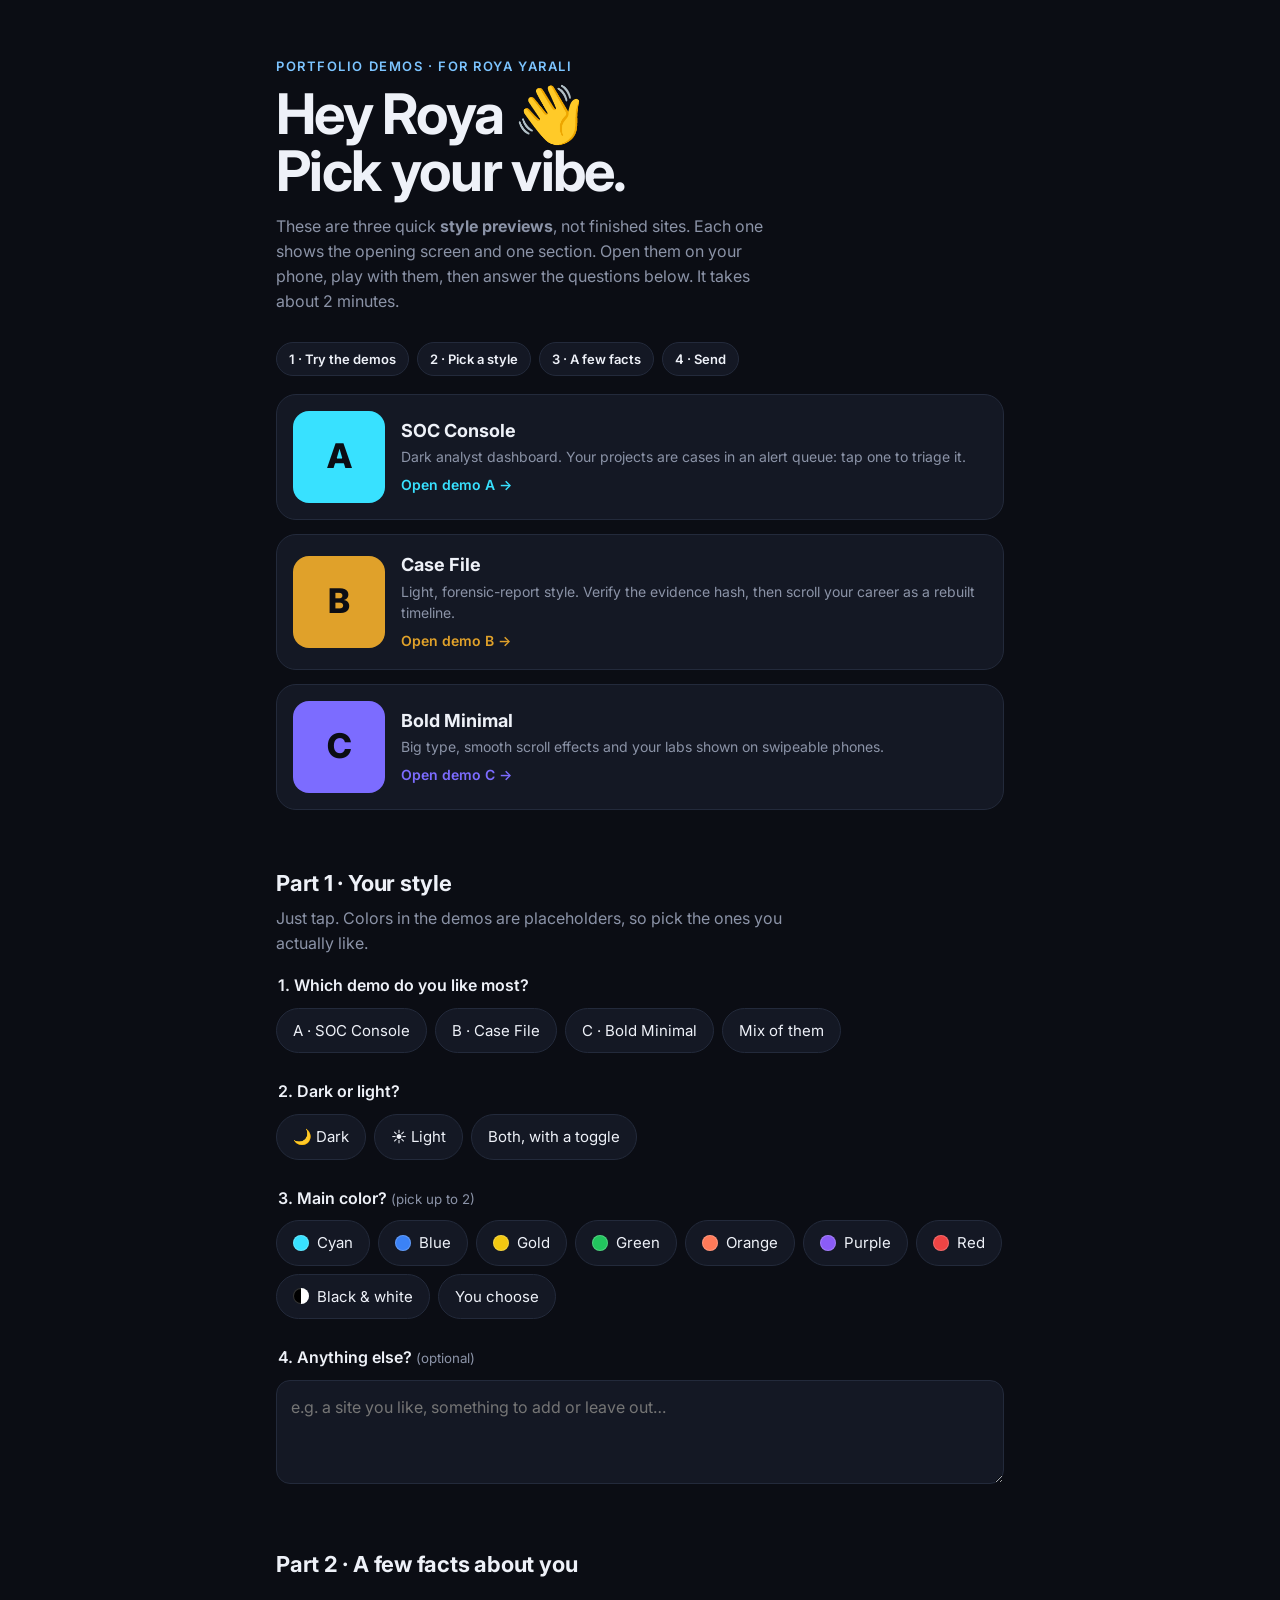
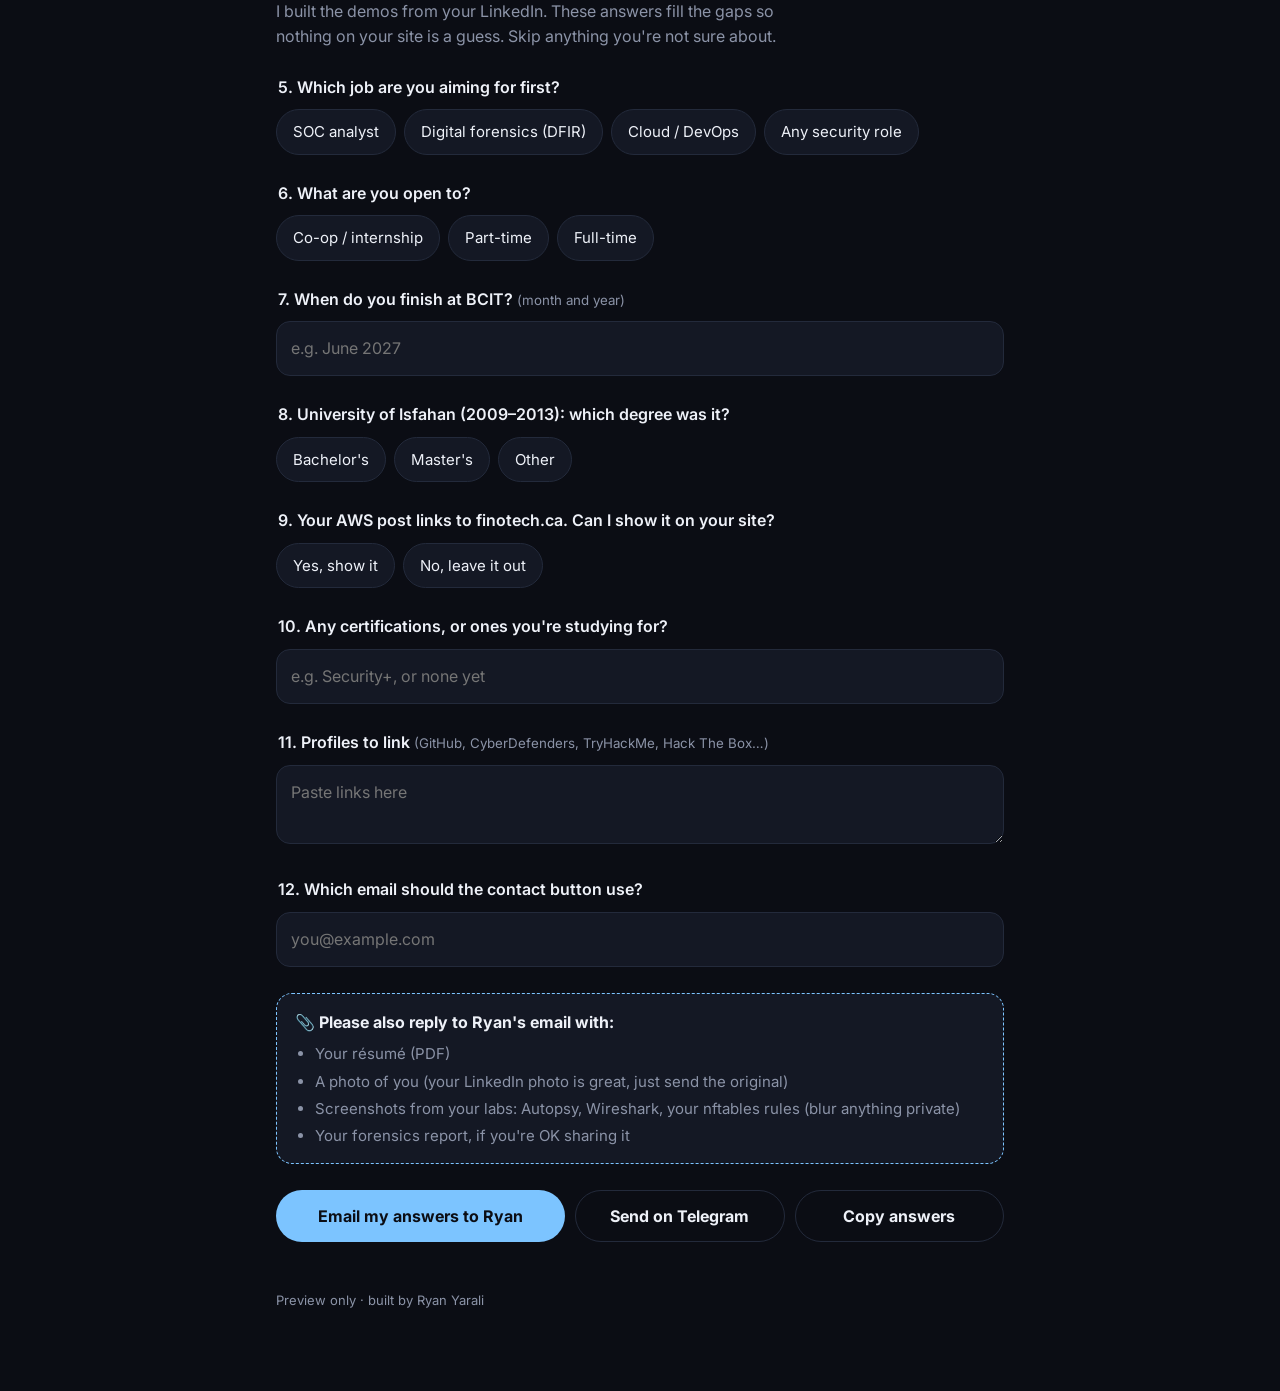
<file: index.html>
<!doctype html>
<html lang="en">
<head>
<meta charset="utf-8">
<meta name="viewport" content="width=device-width, initial-scale=1, viewport-fit=cover">
<title>Roya — Portfolio Demos</title>
<meta name="robots" content="noindex">
<link rel="preconnect" href="https://fonts.googleapis.com">
<link href="https://fonts.googleapis.com/css2?family=Inter:wght@400;600;800&display=swap" rel="stylesheet">
<style>
  :root { --bg:#0b0d14; --card:#141824; --line:#232a3b; --ink:#eef1f8; --mute:#8b93a7; --acc:#7cc4ff; }
  * { box-sizing: border-box; }
  html { -webkit-text-size-adjust: 100%; }
  body { margin:0; background:var(--bg); color:var(--ink); font:400 16px/1.55 Inter, system-ui, sans-serif; }
  main { max-width: 760px; margin: 0 auto; padding: 56px 16px 80px; }
  .eyebrow { color: var(--acc); font-weight: 600; font-size: 13px; letter-spacing: .12em; text-transform: uppercase; }
  h1 { font-size: clamp(34px, 9vw, 56px); line-height: 1.02; margin: 10px 0 14px; letter-spacing: -.03em; }
  h2 { font-size: 22px; margin: 56px 0 6px; letter-spacing: -.01em; }
  .lead { color: var(--mute); margin: 0 0 28px; max-width: 52ch; }
  .steps { display:flex; gap:8px; flex-wrap:wrap; margin-bottom: 8px; }
  .steps b { font-size: 13px; padding: 6px 12px; border-radius: 999px; background: var(--card); border:1px solid var(--line); font-weight:600; }

  .demos { display: grid; gap: 14px; margin-top: 18px; }
  .demo { position: relative; display: grid; grid-template-columns: 92px 1fr; gap: 16px; align-items: center;
    padding: 16px; border-radius: 20px; background: var(--card); border: 1px solid var(--line);
    color: inherit; text-decoration: none; overflow: hidden;
    transition: transform .3s cubic-bezier(.2,.8,.2,1), border-color .3s; opacity: 0; transform: translateY(18px); }
  .demo.in { opacity: 1; transform: none; transition: opacity .6s, transform .6s cubic-bezier(.2,.8,.2,1), border-color .3s; }
  .demo:active { transform: scale(.98); }
  @media (hover:hover) { .demo:hover { border-color: var(--c); transform: translateY(-3px); } }
  .demo .thumb { width: 92px; height: 92px; border-radius: 16px; display:grid; place-items:center; font-weight:800; font-size: 34px; color:#0b0d14; background: var(--c); }
  .demo h3 { margin: 0 0 2px; font-size: 18px; }
  .demo p { margin: 0; color: var(--mute); font-size: 14px; }
  .demo .go { color: var(--c); font-weight: 600; font-size: 14px; margin-top: 6px; display:inline-block; }

  form { margin-top: 18px; display: grid; gap: 26px; }
  fieldset { border: 0; padding: 0; margin: 0; }
  legend { font-weight: 600; margin-bottom: 10px; }
  legend small { color: var(--mute); font-weight: 400; }
  .chips { display:flex; flex-wrap: wrap; gap: 8px; }
  .chips label { cursor: pointer; }
  .chips input { position:absolute; opacity:0; pointer-events:none; }
  .chips span { display:inline-flex; align-items:center; gap:8px; min-height: 44px; padding: 10px 16px; border-radius: 999px; background: var(--card); border: 1px solid var(--line); font-size: 15px; transition: background .2s, border-color .2s, transform .15s; }
  .chips label:active span { transform: scale(.96); }
  .chips input:checked + span { border-color: var(--acc); background: #16263a; }
  .chips input:focus-visible + span { outline: 2px solid var(--acc); outline-offset: 2px; }
  .dot { width: 16px; height: 16px; border-radius: 50%; background: var(--d); box-shadow: inset 0 0 0 1px rgba(255,255,255,.2); }
  textarea, input[type=text], input[type=email] { width: 100%; padding: 14px; border-radius: 14px; border: 1px solid var(--line); background: var(--card); color: var(--ink); font: inherit; resize: vertical; }
  textarea:focus, input[type=text]:focus, input[type=email]:focus { outline: 2px solid var(--acc); outline-offset: 1px; }
  .send { display:flex; gap:10px; flex-wrap: wrap; }
  button { font: 700 16px Inter, sans-serif; min-height: 52px; padding: 0 22px; border-radius: 999px; border: 0; cursor: pointer; }
  .primary { background: var(--acc); color: #0b0d14; flex: 1 1 220px; }
  .ghost { background: transparent; color: var(--ink); border: 1px solid var(--line); flex: 1 1 140px; }
  .toast { position: fixed; left: 50%; bottom: 24px; transform: translate(-50%, 40px); opacity: 0; background: #fff; color: #0b0d14; padding: 12px 18px; border-radius: 999px; font-weight: 600; font-size: 14px; transition: .35s cubic-bezier(.2,.8,.2,1); pointer-events: none; }
  .toast.show { opacity: 1; transform: translate(-50%, 0); }
  .send-files { padding: 16px 18px; border-radius: 16px; background: var(--card); border: 1px dashed var(--acc); }
  .send-files ul { margin: 8px 0 0; padding-left: 20px; color: var(--mute); font-size: 15px; }
  .send-files li + li { margin-top: 4px; }
  footer { margin-top: 48px; color: var(--mute); font-size: 13px; }
</style>
</head>
<body>
<main>
  <div class="eyebrow">Portfolio demos · for Roya Yarali</div>
  <h1>Hey Roya 👋<br>Pick your vibe.</h1>
  <p class="lead">These are three quick <b>style previews</b>, not finished sites. Each one shows the opening screen and one section. Open them on your phone, play with them, then answer the questions below. It takes about 2 minutes.</p>
  <div class="steps"><b>1 · Try the demos</b><b>2 · Pick a style</b><b>3 · A few facts</b><b>4 · Send</b></div>

  <div class="demos">
    <a class="demo" href="a/" style="--c:#38e1ff">
      <div class="thumb">A</div>
      <div><h3>SOC Console</h3><p>Dark analyst dashboard. Your projects are cases in an alert queue: tap one to triage it.</p><span class="go">Open demo A →</span></div>
    </a>
    <a class="demo" href="b/" style="--c:#e0a12a">
      <div class="thumb">B</div>
      <div><h3>Case File</h3><p>Light, forensic-report style. Verify the evidence hash, then scroll your career as a rebuilt timeline.</p><span class="go">Open demo B →</span></div>
    </a>
    <a class="demo" href="c/" style="--c:#7c6cff">
      <div class="thumb">C</div>
      <div><h3>Bold Minimal</h3><p>Big type, smooth scroll effects and your labs shown on swipeable phones.</p><span class="go">Open demo C →</span></div>
    </a>
  </div>

  <h2>Part 1 · Your style</h2>
  <p class="lead" style="margin-bottom:0">Just tap. Colors in the demos are placeholders, so pick the ones you actually like.</p>

  <form id="q">
    <fieldset>
      <legend>1. Which demo do you like most?</legend>
      <div class="chips">
        <label><input type="radio" name="style" value="A · SOC Console"><span>A · SOC Console</span></label>
        <label><input type="radio" name="style" value="B · Case File"><span>B · Case File</span></label>
        <label><input type="radio" name="style" value="C · Bold Minimal"><span>C · Bold Minimal</span></label>
        <label><input type="radio" name="style" value="Mix (see notes)"><span>Mix of them</span></label>
      </div>
    </fieldset>

    <fieldset>
      <legend>2. Dark or light?</legend>
      <div class="chips">
        <label><input type="radio" name="mode" value="Dark"><span>🌙 Dark</span></label>
        <label><input type="radio" name="mode" value="Light"><span>☀️ Light</span></label>
        <label><input type="radio" name="mode" value="Both (toggle)"><span>Both, with a toggle</span></label>
      </div>
    </fieldset>

    <fieldset>
      <legend>3. Main color? <small>(pick up to 2)</small></legend>
      <div class="chips" id="colors">
        <label><input type="checkbox" name="color" value="Cyan / ice blue"><span><i class="dot" style="--d:#38e1ff"></i>Cyan</span></label>
        <label><input type="checkbox" name="color" value="Blue"><span><i class="dot" style="--d:#3b82f6"></i>Blue</span></label>
        <label><input type="checkbox" name="color" value="Gold"><span><i class="dot" style="--d:#f2c811"></i>Gold</span></label>
        <label><input type="checkbox" name="color" value="Green"><span><i class="dot" style="--d:#22c55e"></i>Green</span></label>
        <label><input type="checkbox" name="color" value="Orange"><span><i class="dot" style="--d:#ff7a59"></i>Orange</span></label>
        <label><input type="checkbox" name="color" value="Purple"><span><i class="dot" style="--d:#8b5cf6"></i>Purple</span></label>
        <label><input type="checkbox" name="color" value="Red"><span><i class="dot" style="--d:#ef4444"></i>Red</span></label>
        <label><input type="checkbox" name="color" value="Black & white"><span><i class="dot" style="--d:linear-gradient(90deg,#000 50%,#fff 50%)"></i>Black & white</span></label>
        <label><input type="checkbox" name="color" value="Designer's choice"><span>You choose</span></label>
      </div>
    </fieldset>

    <fieldset>
      <legend>4. Anything else? <small>(optional)</small></legend>
      <textarea name="notes" rows="3" placeholder="e.g. a site you like, something to add or leave out…"></textarea>
    </fieldset>

    <h2 style="margin-top:30px">Part 2 · A few facts about you</h2>
    <p class="lead" style="margin:-14px 0 0">I built the demos from your LinkedIn. These answers fill the gaps so nothing on your site is a guess. Skip anything you're not sure about.</p>

    <fieldset>
      <legend>5. Which job are you aiming for first?</legend>
      <div class="chips">
        <label><input type="radio" name="target" value="SOC analyst"><span>SOC analyst</span></label>
        <label><input type="radio" name="target" value="Digital forensics / DFIR"><span>Digital forensics (DFIR)</span></label>
        <label><input type="radio" name="target" value="Cloud / DevOps"><span>Cloud / DevOps</span></label>
        <label><input type="radio" name="target" value="Any security role"><span>Any security role</span></label>
      </div>
    </fieldset>

    <fieldset>
      <legend>6. What are you open to?</legend>
      <div class="chips">
        <label><input type="checkbox" name="open" value="Co-op / internship"><span>Co-op / internship</span></label>
        <label><input type="checkbox" name="open" value="Part-time"><span>Part-time</span></label>
        <label><input type="checkbox" name="open" value="Full-time"><span>Full-time</span></label>
      </div>
    </fieldset>

    <fieldset>
      <legend>7. When do you finish at BCIT? <small>(month and year)</small></legend>
      <input type="text" name="grad" placeholder="e.g. June 2027" autocomplete="off">
    </fieldset>

    <fieldset>
      <legend>8. University of Isfahan (2009–2013): which degree was it?</legend>
      <div class="chips">
        <label><input type="radio" name="isfahan" value="Bachelor's"><span>Bachelor's</span></label>
        <label><input type="radio" name="isfahan" value="Master's"><span>Master's</span></label>
        <label><input type="radio" name="isfahan" value="Other (see notes)"><span>Other</span></label>
      </div>
    </fieldset>

    <fieldset>
      <legend>9. Your AWS post links to finotech.ca. Can I show it on your site?</legend>
      <div class="chips">
        <label><input type="radio" name="finotech" value="Yes, show it"><span>Yes, show it</span></label>
        <label><input type="radio" name="finotech" value="No, leave it out"><span>No, leave it out</span></label>
      </div>
    </fieldset>

    <fieldset>
      <legend>10. Any certifications, or ones you're studying for?</legend>
      <input type="text" name="certs" placeholder="e.g. Security+, or none yet" autocomplete="off">
    </fieldset>

    <fieldset>
      <legend>11. Profiles to link <small>(GitHub, CyberDefenders, TryHackMe, Hack The Box…)</small></legend>
      <textarea name="links" rows="2" placeholder="Paste links here"></textarea>
    </fieldset>

    <fieldset>
      <legend>12. Which email should the contact button use?</legend>
      <input type="email" name="email" placeholder="you@example.com" autocomplete="email">
    </fieldset>

    <div class="send-files">
      <b>📎 Please also reply to Ryan's email with:</b>
      <ul>
        <li>Your résumé (PDF)</li>
        <li>A photo of you (your LinkedIn photo is great, just send the original)</li>
        <li>Screenshots from your labs: Autopsy, Wireshark, your nftables rules (blur anything private)</li>
        <li>Your forensics report, if you're OK sharing it</li>
      </ul>
    </div>

    <div class="send">
      <button type="submit" class="primary">Email my answers to Ryan</button>
      <button type="button" class="ghost" id="tg">Send on Telegram</button>
      <button type="button" class="ghost" id="copy">Copy answers</button>
    </div>
  </form>

  <footer>Preview only · built by Ryan Yarali</footer>
</main>
<div class="toast" id="toast"></div>

<script>
  // Fade cards in one after another
  document.querySelectorAll('.demo').forEach((el, i) => setTimeout(() => el.classList.add('in'), 120 + i * 110));

  const form = document.getElementById('q');
  const toast = document.getElementById('toast');
  const say = (msg) => { toast.textContent = msg; toast.classList.add('show'); setTimeout(() => toast.classList.remove('show'), 2200); };

  // Max 2 colors
  document.getElementById('colors').addEventListener('change', (e) => {
    const on = form.querySelectorAll('input[name=color]:checked');
    if (on.length > 2) { e.target.checked = false; say('Pick up to 2 colors'); }
  });

  function answers() {
    const d = new FormData(form);
    const v = (k) => ((d.get(k) || '').trim() || '-');
    const many = (k) => (d.getAll(k).length ? d.getAll(k).join(', ') : '-');
    return [
      'Roya · portfolio answers',
      'Style: ' + v('style'),
      'Mode: ' + v('mode'),
      'Colors: ' + many('color'),
      'Notes: ' + v('notes'),
      '',
      'Target job: ' + v('target'),
      'Open to: ' + many('open'),
      'Finish BCIT: ' + v('grad'),
      'Isfahan degree: ' + v('isfahan'),
      'finotech.ca: ' + v('finotech'),
      'Certifications: ' + v('certs'),
      'Profiles: ' + v('links'),
      'Contact email: ' + v('email'),
    ].join('\n');
  }
  async function copy() {
    try { await navigator.clipboard.writeText(answers()); say('Copied! Paste it to Ryan'); }
    catch { prompt('Copy this and send it to Ryan:', answers()); }
  }
  const ready = () => { if (!new FormData(form).get('style')) { say('Pick a demo first (question 1)'); return false; } return true; };
  document.getElementById('copy').addEventListener('click', copy);
  document.getElementById('tg').addEventListener('click', () => {
    if (!ready()) return;
    window.location.href = 'https://t.me/share/url?url=' + encodeURIComponent(location.href) + '&text=' + encodeURIComponent('\n' + answers());
  });
  form.addEventListener('submit', (e) => {
    e.preventDefault();
    if (!ready()) return;
    window.location.href = 'mailto:ryan@ryanyarali.com?subject=' + encodeURIComponent('Portfolio answers · Roya') + '&body=' + encodeURIComponent(answers());
  });
</script>
</body>
</html>
</file>
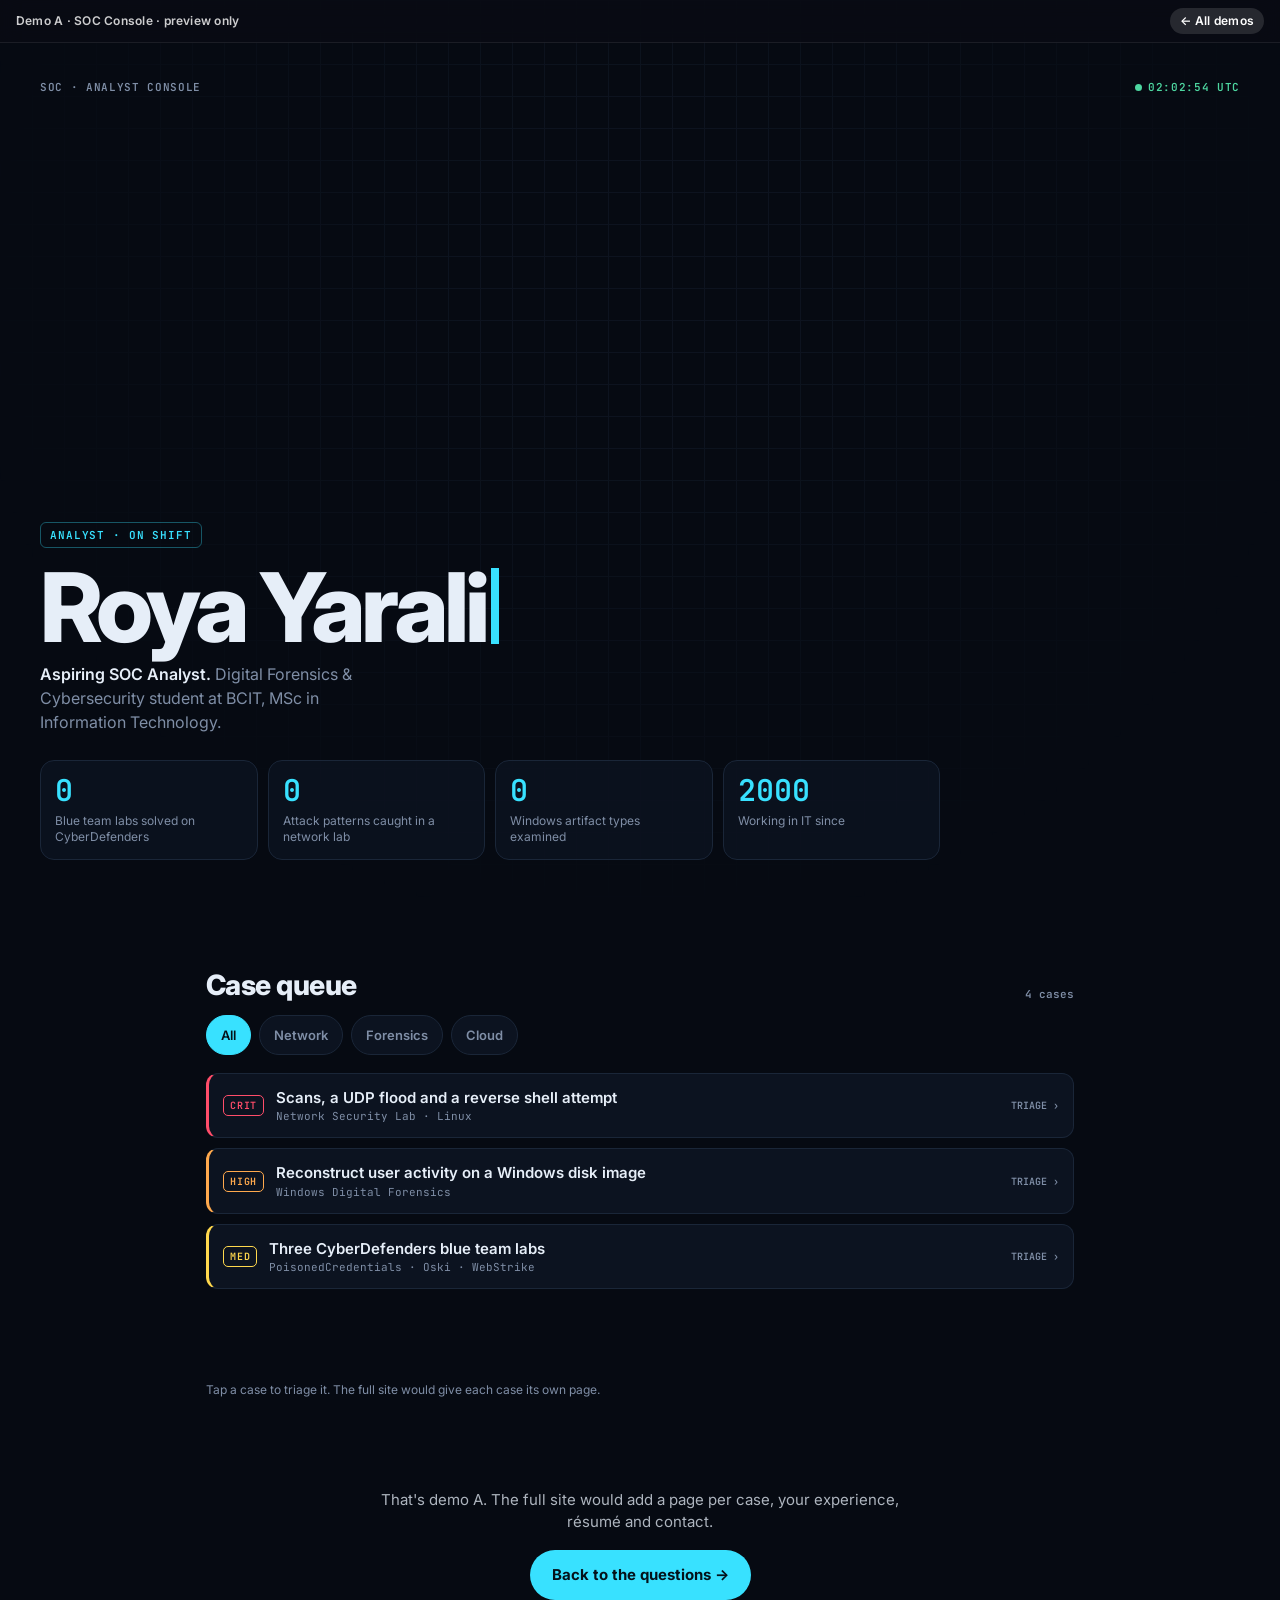
<file: a/index.html>
<!doctype html>
<html lang="en">
<head>
<meta charset="utf-8">
<meta name="viewport" content="width=device-width, initial-scale=1, viewport-fit=cover">
<title>Demo A — SOC Console</title>
<meta name="robots" content="noindex">
<meta name="theme-color" content="#060a12">
<link rel="preconnect" href="https://fonts.googleapis.com">
<link href="https://fonts.googleapis.com/css2?family=Inter:wght@400;600;800&family=JetBrains+Mono:wght@400;600&display=swap" rel="stylesheet">
<link rel="stylesheet" href="../shared/demo.css">
<style>
  :root { --bg:#060a12; --panel:#0c1320; --line:#1a2638; --ink:#e6eef8; --mute:#7f8ea6; --acc:#38e1ff;
    --crit:#ff4d6a; --high:#ffa94d; --med:#ffd84d; --low:#4dd6a0; --demo-cta-bg:#38e1ff; --demo-cta-ink:#04121a; }
  * { box-sizing: border-box; }
  html { -webkit-text-size-adjust: 100%; }
  body { margin: 0; background: var(--bg); color: var(--ink); font: 400 15px/1.5 Inter, system-ui, sans-serif; overflow-x: hidden; }
  .mono { font-family: "JetBrains Mono", ui-monospace, monospace; }

  /* Hero */
  .hero { position: relative; overflow: clip; padding: 64px 16px 28px; min-height: 100svh; display: flex; flex-direction: column; }
  .grid { position: absolute; inset: 0; background-image: linear-gradient(var(--line) 1px, transparent 1px), linear-gradient(90deg, var(--line) 1px, transparent 1px); background-size: 32px 32px; opacity: .35; mask-image: radial-gradient(ellipse at 50% 30%, #000 20%, transparent 75%); }
  .scan { position: absolute; left: 0; right: 0; height: 120px; top: -120px; background: linear-gradient(to bottom, transparent, rgba(56,225,255,.08), transparent); animation: scan 6s linear infinite; }
  @keyframes scan { to { transform: translateY(calc(100svh + 120px)); } }
  .bar { position: relative; display: flex; justify-content: space-between; align-items: center; gap: 10px; font: 600 11px "JetBrains Mono", monospace; color: var(--mute); letter-spacing: .06em; text-transform: uppercase; }
  .live { display: inline-flex; align-items: center; gap: 6px; color: var(--low); }
  .live i { width: 7px; height: 7px; border-radius: 50%; background: var(--low); box-shadow: 0 0 0 0 rgba(77,214,160,.6); animation: ping 1.8s infinite; }
  @keyframes ping { 70% { box-shadow: 0 0 0 8px rgba(77,214,160,0); } 100% { box-shadow: 0 0 0 0 rgba(77,214,160,0); } }

  .id { position: relative; margin-top: auto; padding-top: 40px; }
  .tag { display: inline-block; font: 600 11px "JetBrains Mono", monospace; color: var(--acc); border: 1px solid rgba(56,225,255,.35); padding: 5px 9px; border-radius: 6px; letter-spacing: .08em; }
  h1 { margin: 14px 0 8px; font: 800 clamp(44px, 13vw, 96px)/.95 Inter, sans-serif; letter-spacing: -.045em; }
  h1 .caret { display: inline-block; width: .08em; height: .8em; background: var(--acc); margin-left: .06em; vertical-align: -.02em; animation: blink 1s steps(1) infinite; }
  @keyframes blink { 50% { opacity: 0; } }
  .role { margin: 0; color: var(--mute); font-size: 16px; max-width: 34ch; opacity: 0; animation: fade .8s 1.4s forwards; }
  .role b { color: var(--ink); font-weight: 600; }
  @keyframes fade { to { opacity: 1; } }

  .tiles { position: relative; display: grid; grid-template-columns: 1fr 1fr; gap: 10px; margin-top: 26px; }
  .tile { background: rgba(12,19,32,.85); border: 1px solid var(--line); border-radius: 14px; padding: 14px; opacity: 0; transform: translateY(14px); animation: rise .7s cubic-bezier(.2,.8,.2,1) forwards; }
  .tile:nth-child(1) { animation-delay: 1.6s; } .tile:nth-child(2) { animation-delay: 1.7s; } .tile:nth-child(3) { animation-delay: 1.8s; } .tile:nth-child(4) { animation-delay: 1.9s; }
  @keyframes rise { to { opacity: 1; transform: none; } }
  .tile b { display: block; font: 600 30px/1 "JetBrains Mono", monospace; color: var(--acc); }
  .tile span { display: block; margin-top: 8px; font-size: 12px; color: var(--mute); line-height: 1.35; }
  @media (min-width: 760px) { .hero { padding: 80px 40px 40px; } .tiles { grid-template-columns: repeat(4, 1fr); max-width: 900px; } }

  /* Alert queue */
  .queue { max-width: 900px; margin: 0 auto; padding: 70px 16px 30px; }
  .qhead { display: flex; justify-content: space-between; align-items: end; gap: 12px; margin-bottom: 14px; }
  .qhead h2 { margin: 0; font: 800 28px/1.1 Inter, sans-serif; letter-spacing: -.02em; }
  .qhead small { font: 600 11px "JetBrains Mono", monospace; color: var(--mute); }
  .filters { display: flex; gap: 8px; overflow-x: auto; scrollbar-width: none; padding-bottom: 4px; margin-bottom: 14px; }
  .filters::-webkit-scrollbar { display: none; }
  .filters button { flex: none; font: 600 13px Inter, sans-serif; color: var(--mute); background: var(--panel); border: 1px solid var(--line); border-radius: 999px; min-height: 40px; padding: 0 14px; cursor: pointer; transition: color .2s, border-color .2s, background .2s; }
  .filters button[aria-pressed="true"] { color: #04121a; background: var(--acc); border-color: var(--acc); }

  .alerts { display: grid; gap: 10px; }
  .alert { background: var(--panel); border: 1px solid var(--line); border-left: 3px solid var(--sev); border-radius: 12px; overflow: hidden; opacity: 0; transform: translateX(-16px); transition: border-color .3s; }
  .alert.in { animation: slide .55s cubic-bezier(.2,.8,.2,1) forwards; }
  @keyframes slide { to { opacity: 1; transform: none; } }
  .alert[hidden] { display: none; }
  .alert > button { all: unset; box-sizing: border-box; width: 100%; cursor: pointer; display: grid; grid-template-columns: auto 1fr auto; gap: 12px; align-items: center; padding: 14px; }
  .alert > button:focus-visible { outline: 2px solid var(--acc); outline-offset: -2px; border-radius: 10px; }
  .sev { font: 600 10px "JetBrains Mono", monospace; letter-spacing: .08em; color: var(--sev); border: 1px solid var(--sev); border-radius: 5px; padding: 3px 6px; }
  .alert h3 { margin: 0; font-size: 15px; font-weight: 600; line-height: 1.3; }
  .alert p.src { margin: 2px 0 0; font: 400 11px "JetBrains Mono", monospace; color: var(--mute); }
  .st { font: 600 10px "JetBrains Mono", monospace; color: var(--mute); text-align: right; white-space: nowrap; }
  .alert.done .st { color: var(--low); }
  .chev { display: inline-block; transition: transform .3s; }
  .alert.open .chev { transform: rotate(90deg); }

  .triage { display: grid; grid-template-rows: 0fr; transition: grid-template-rows .45s cubic-bezier(.2,.8,.2,1); }
  .alert.open .triage { grid-template-rows: 1fr; }
  .triage > div { overflow: hidden; }
  .tbody { padding: 0 14px 16px; border-top: 1px dashed var(--line); margin: 0 14px; padding-inline: 0; }
  .prog { height: 3px; background: var(--line); border-radius: 2px; margin: 14px 0 12px; overflow: hidden; }
  .prog i { display: block; height: 100%; width: 0; background: var(--acc); }
  .alert.open .prog i { animation: load .9s cubic-bezier(.4,0,.2,1) forwards; }
  @keyframes load { to { width: 100%; } }
  .steps { list-style: none; margin: 0; padding: 0; display: grid; gap: 6px; font-size: 14px; }
  .steps li { display: grid; grid-template-columns: 18px 1fr; gap: 8px; opacity: 0; transform: translateY(6px); }
  .alert.open .steps li { animation: rise .4s cubic-bezier(.2,.8,.2,1) forwards; }
  .steps li::before { content: "›"; color: var(--acc); font-family: "JetBrains Mono", monospace; }
  .tools { display: flex; flex-wrap: wrap; gap: 6px; margin-top: 12px; }
  .tools span { font: 400 11px "JetBrains Mono", monospace; padding: 4px 8px; border-radius: 6px; background: rgba(56,225,255,.08); color: var(--acc); }
  .verdict { margin-top: 12px; font: 600 12px "JetBrains Mono", monospace; color: var(--low); }
  .note { color: var(--mute); font-size: 12px; margin-top: 16px; }
</style>
</head>
<body>
<div class="demo-strip"><span>Demo A · SOC Console · preview only</span><a href="../">← All demos</a></div>

<section class="hero">
  <div class="grid" aria-hidden="true"></div>
  <div class="scan" aria-hidden="true"></div>
  <div class="bar"><span>SOC · Analyst console</span><span class="live"><i></i><span id="clock">--:--:-- UTC</span></span></div>

  <div class="id">
    <span class="tag">ANALYST · ON SHIFT</span>
    <h1 aria-label="Roya Yarali"><span id="typed"></span><span class="caret" aria-hidden="true"></span></h1>
    <p class="role"><b>Aspiring SOC Analyst.</b> Digital Forensics &amp; Cybersecurity student at BCIT, MSc in Information Technology.</p>
  </div>

  <div class="tiles">
    <div class="tile"><b data-to="3">0</b><span>Blue team labs solved on CyberDefenders</span></div>
    <div class="tile"><b data-to="4">0</b><span>Attack patterns caught in a network lab</span></div>
    <div class="tile"><b data-to="7">0</b><span>Windows artifact types examined</span></div>
    <div class="tile"><b data-to="2015" data-from="2000">2000</b><span>Working in IT since</span></div>
  </div>
</section>

<section class="queue">
  <div class="qhead"><h2>Case queue</h2><small class="mono" id="count">4 cases</small></div>
  <div class="filters" role="group" aria-label="Filter cases">
    <button type="button" aria-pressed="true" data-f="all">All</button>
    <button type="button" aria-pressed="false" data-f="net">Network</button>
    <button type="button" aria-pressed="false" data-f="dfir">Forensics</button>
    <button type="button" aria-pressed="false" data-f="cloud">Cloud</button>
  </div>

  <div class="alerts" id="alerts">
    <article class="alert" data-k="net" style="--sev:var(--crit)">
      <button type="button" aria-expanded="false"><span class="sev">CRIT</span><span><h3>Scans, a UDP flood and a reverse shell attempt</h3><p class="src">Network Security Lab · Linux</p></span><span class="st">TRIAGE <span class="chev">›</span></span></button>
      <div class="triage"><div><div class="tbody">
        <div class="prog"><i></i></div>
        <ul class="steps">
          <li>Captured and analyzed traffic in Wireshark</li>
          <li>Picked out TCP FIN scans, XMAS scans, UDP flood traffic and reverse shell attempts</li>
          <li>Wrote layered nftables rules to filter and block them</li>
          <li>Checked that layered filtering caught and blocked the traffic in real time</li>
        </ul>
        <div class="tools"><span>Wireshark</span><span>nftables</span><span>hping3</span><span>Linux</span></div>
        <div class="verdict">✓ CONTAINED · rules verified</div>
      </div></div></div>
    </article>

    <article class="alert" data-k="dfir" style="--sev:var(--high)">
      <button type="button" aria-expanded="false"><span class="sev">HIGH</span><span><h3>Reconstruct user activity on a Windows disk image</h3><p class="src">Windows Digital Forensics</p></span><span class="st">TRIAGE <span class="chev">›</span></span></button>
      <div class="triage"><div><div class="tbody">
        <div class="prog"><i></i></div>
        <ul class="steps">
          <li>Exported and hashed user documents to keep the evidence intact</li>
          <li>Read Registry hives for OS version, install date, RID and SID values</li>
          <li>Traced USB devices, Prefetch files and IE / Firefox browsing</li>
          <li>Cross-checked Autopsy findings in Registry Explorer, then built a timeline</li>
        </ul>
        <div class="tools"><span>Autopsy</span><span>Registry Explorer</span><span>WinPrefetchView</span><span>Timeline analysis</span></div>
        <div class="verdict">✓ CLOSED · report written</div>
      </div></div></div>
    </article>

    <article class="alert" data-k="dfir net" style="--sev:var(--med)">
      <button type="button" aria-expanded="false"><span class="sev">MED</span><span><h3>Three CyberDefenders blue team labs</h3><p class="src">PoisonedCredentials · Oski · WebStrike</p></span><span class="st">TRIAGE <span class="chev">›</span></span></button>
      <div class="triage"><div><div class="tbody">
        <div class="prog"><i></i></div>
        <ul class="steps">
          <li>PoisonedCredentials: completed</li>
          <li>Oski: completed</li>
          <li>WebStrike: completed</li>
        </ul>
        <div class="tools"><span>Blue team</span><span>DFIR</span><span>SOC</span></div>
        <div class="verdict">✓ SOLVED · 3 of 3</div>
      </div></div></div>
    </article>

    <article class="alert" data-k="cloud" style="--sev:var(--low)">
      <button type="button" aria-expanded="false"><span class="sev">LOW</span><span><h3>Two AWS builds: a live web app and a cloud backend</h3><p class="src">Cloud · EC2 · RDS</p></span><span class="st">TRIAGE <span class="chev">›</span></span></button>
      <div class="triage"><div><div class="tbody">
        <div class="prog"><i></i></div>
        <ul class="steps">
          <li>Provisioned and managed an EC2 instance</li>
          <li>Set up an Nginx reverse proxy and the domain's DNS</li>
          <li>Turned on HTTPS with Let's Encrypt</li>
          <li>Built a Flask API connected to a MySQL database on RDS</li>
        </ul>
        <div class="tools"><span>AWS EC2</span><span>RDS</span><span>Nginx</span><span>Flask</span><span>Let's Encrypt</span></div>
        <div class="verdict">✓ LIVE · HTTPS on</div>
      </div></div></div>
    </article>
  </div>
  <p class="note">Tap a case to triage it. The full site would give each case its own page.</p>
</section>

<div class="demo-end">
  <p>That's demo A. The full site would add a page per case, your experience, résumé and contact.</p>
  <a href="../#q">Back to the questions →</a>
</div>

<script>
  const reduce = matchMedia('(prefers-reduced-motion: reduce)').matches;

  // Live UTC clock
  const clock = document.getElementById('clock');
  const tick = () => clock.textContent = new Date().toISOString().slice(11, 19) + ' UTC';
  tick(); setInterval(tick, 1000);

  // Type the name
  const name = 'Roya Yarali', typed = document.getElementById('typed');
  if (reduce) typed.textContent = name;
  else [...name].forEach((c, i) => setTimeout(() => typed.textContent += c, 300 + i * 85));

  // Count-up tiles
  setTimeout(() => document.querySelectorAll('.tile b').forEach((b) => {
    const to = +b.dataset.to, from = +(b.dataset.from || 0), t0 = performance.now(), dur = reduce ? 1 : 1100;
    const step = (t) => { const p = Math.min(1, (t - t0) / dur), e = 1 - Math.pow(1 - p, 3); b.textContent = Math.round(from + (to - from) * e); if (p < 1) requestAnimationFrame(step); };
    requestAnimationFrame(step);
  }), reduce ? 0 : 1700);

  // Cases slide in when the queue scrolls into view
  const alerts = [...document.querySelectorAll('.alert')];
  const io = new IntersectionObserver(([e]) => {
    if (!e.isIntersecting) return;
    alerts.forEach((a, i) => setTimeout(() => a.classList.add('in'), i * 140));
    io.disconnect();
  }, { threshold: .15 });
  io.observe(document.getElementById('alerts'));

  // Triage (expand)
  alerts.forEach((a) => {
    const btn = a.querySelector('button');
    a.querySelectorAll('.steps li').forEach((li, i) => li.style.animationDelay = (.5 + i * .12) + 's');
    btn.addEventListener('click', () => {
      const open = a.classList.toggle('open');
      btn.setAttribute('aria-expanded', open);
      if (open) setTimeout(() => { a.classList.add('done'); a.querySelector('.st').innerHTML = 'CLOSED <span class="chev">›</span>'; }, reduce ? 0 : 900);
    });
  });

  // Filters
  const fbtns = [...document.querySelectorAll('.filters button')], count = document.getElementById('count');
  fbtns.forEach((b) => b.addEventListener('click', () => {
    fbtns.forEach((x) => x.setAttribute('aria-pressed', x === b));
    const f = b.dataset.f; let n = 0;
    alerts.forEach((a) => { const show = f === 'all' || a.dataset.k.split(' ').includes(f); a.hidden = !show; if (show) n++; });
    count.textContent = n + (n === 1 ? ' case' : ' cases');
  }));
</script>
</body>
</html>
</file>
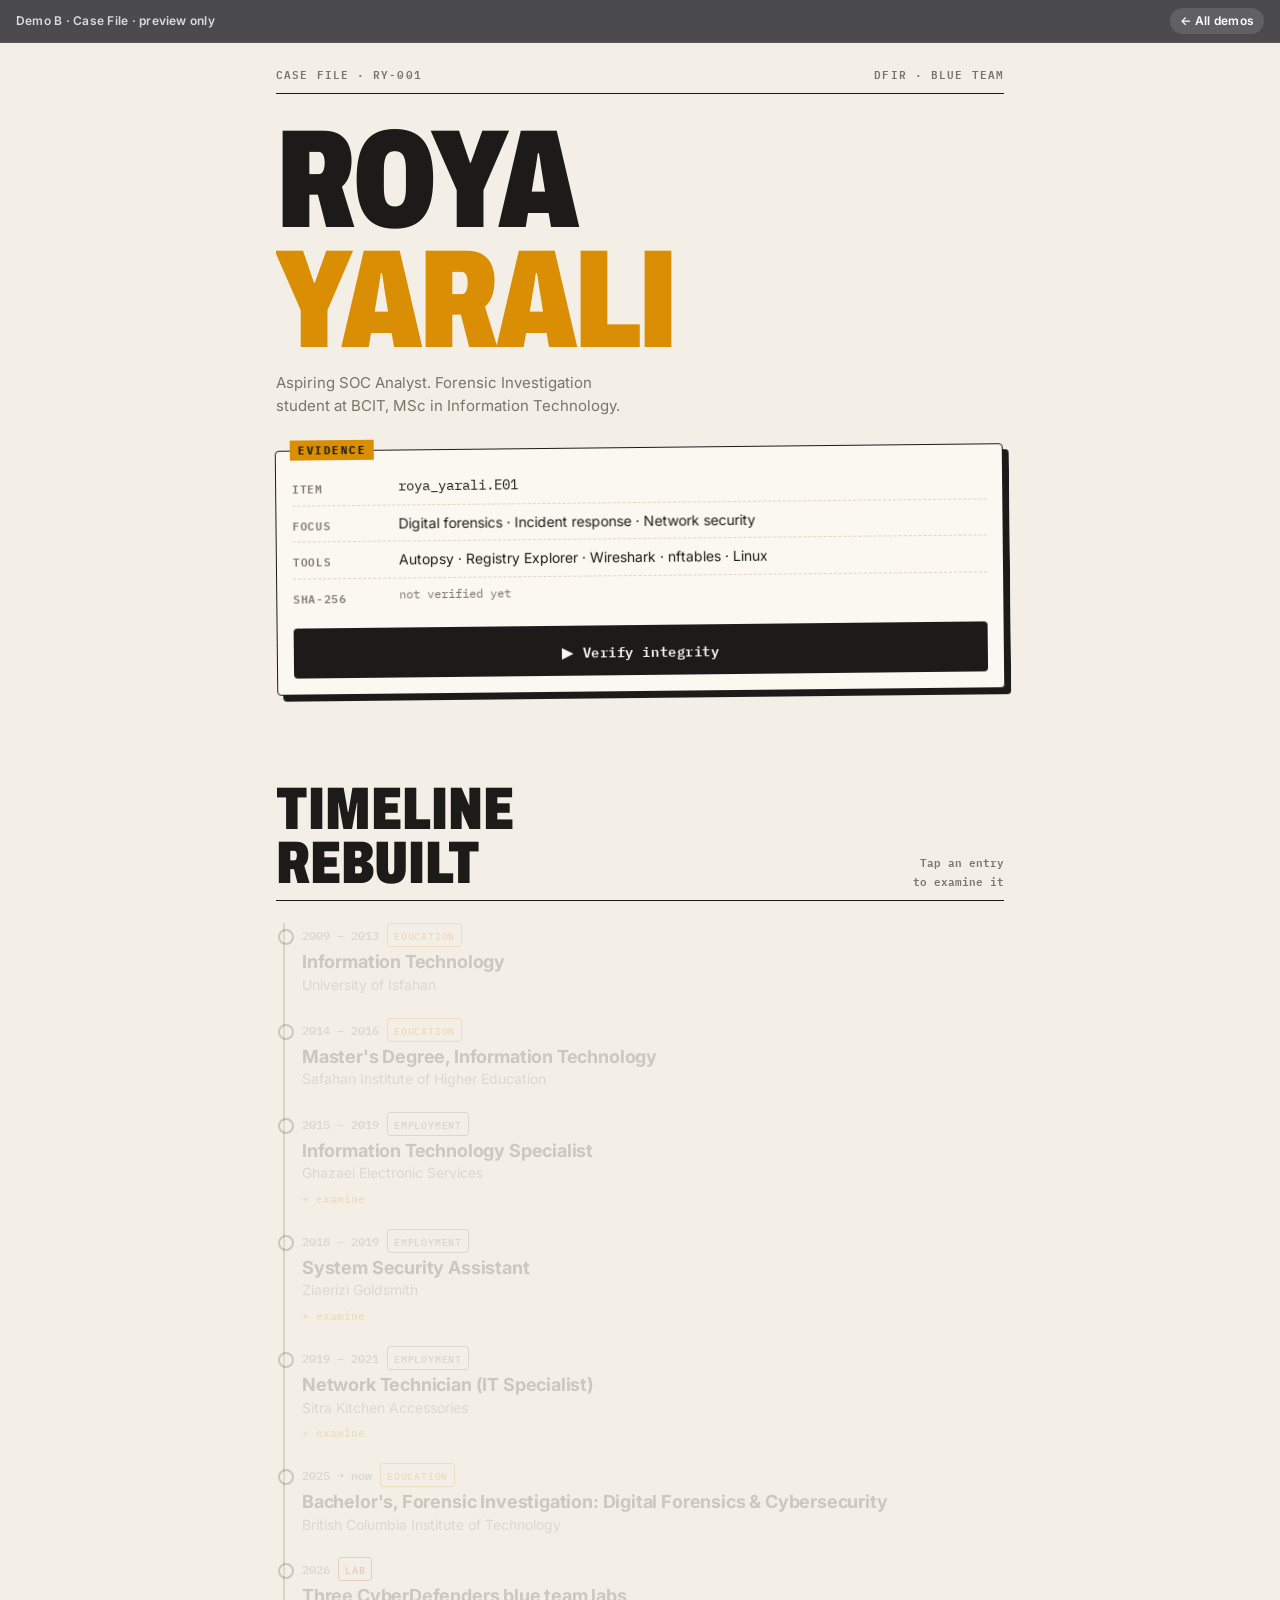
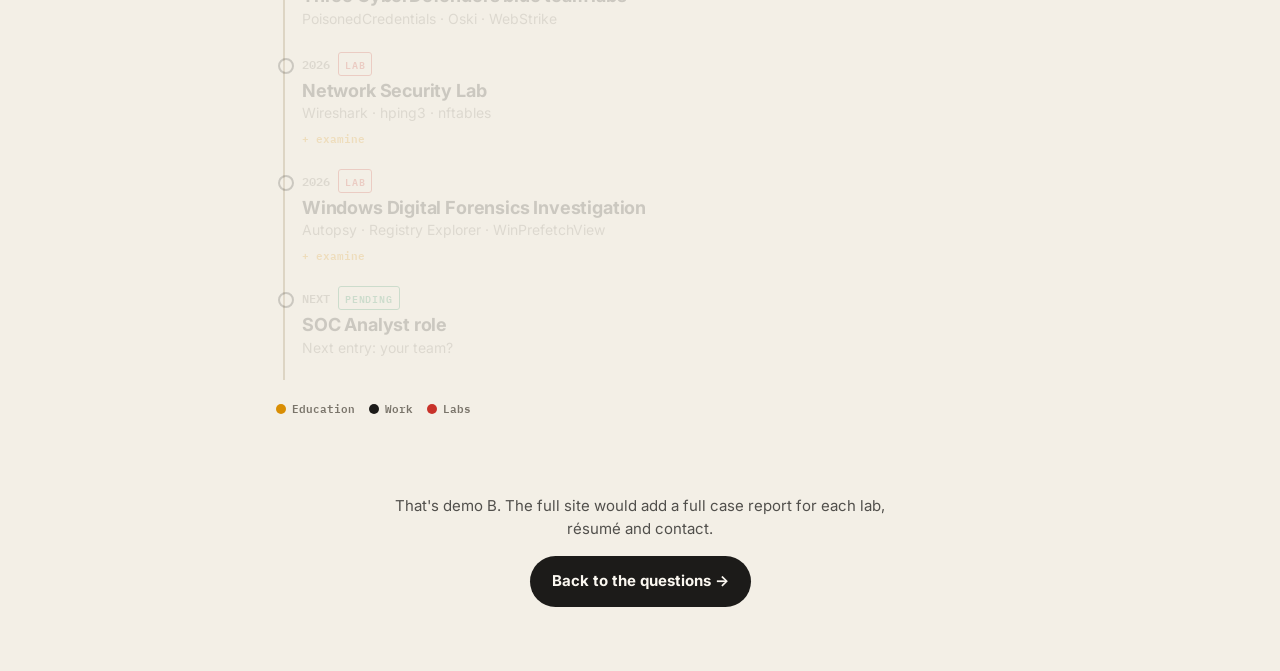
<file: b/index.html>
<!doctype html>
<html lang="en">
<head>
<meta charset="utf-8">
<meta name="viewport" content="width=device-width, initial-scale=1, viewport-fit=cover">
<title>Demo B — Case File</title>
<meta name="robots" content="noindex">
<meta name="theme-color" content="#f3efe6">
<link rel="preconnect" href="https://fonts.googleapis.com">
<link href="https://fonts.googleapis.com/css2?family=Archivo:wdth,wght@62..125,500..900&family=IBM+Plex+Mono:wght@400;600&family=Inter:wght@400;600&display=swap" rel="stylesheet">
<link rel="stylesheet" href="../shared/demo.css">
<style>
  :root { --bg:#f3efe6; --paper:#fbf8f1; --ink:#1c1b19; --mute:#7a756b; --line:#ddd5c4; --amber:#d98e04; --red:#c8322a; --ok:#1f8a5b;
    --demo-cta-bg:#1c1b19; --demo-cta-ink:#fbf8f1; }
  * { box-sizing: border-box; }
  html { -webkit-text-size-adjust: 100%; }
  body { margin: 0; background: var(--bg); color: var(--ink); font: 400 15px/1.55 Inter, system-ui, sans-serif; overflow-x: hidden; }
  .mono { font-family: "IBM Plex Mono", ui-monospace, monospace; }

  .hero { overflow: clip; padding: 64px 16px 40px; max-width: 760px; margin: 0 auto; }
  .file { font: 600 11px "IBM Plex Mono", monospace; letter-spacing: .1em; color: var(--mute); display: flex; justify-content: space-between; gap: 10px; border-bottom: 1.5px solid var(--ink); padding-bottom: 10px; }
  h1 { margin: 26px 0 6px; font: 900 clamp(56px, 18vw, 140px)/.86 Archivo, sans-serif; font-stretch: 70%; letter-spacing: -.02em; text-transform: uppercase; }
  h1 .ln { display: block; overflow: hidden; }
  h1 .ln > span { display: block; transform: translateY(105%); animation: up .9s cubic-bezier(.2,.8,.2,1) forwards; }
  h1 .ln:nth-child(2) > span { animation-delay: .12s; color: var(--amber); }
  @keyframes up { to { transform: none; } }
  .sub { margin: 10px 0 0; color: var(--mute); max-width: 40ch; opacity: 0; animation: fade .8s .7s forwards; }
  @keyframes fade { to { opacity: 1; } }

  /* Evidence bag */
  .bag { position: relative; margin-top: 30px; background: var(--paper); border: 1.5px solid var(--ink); border-radius: 4px; padding: 18px 16px 16px; box-shadow: 6px 6px 0 var(--ink); opacity: 0; transform: translateY(16px) rotate(-.6deg); animation: drop .8s .9s cubic-bezier(.2,.8,.2,1) forwards; }
  @keyframes drop { to { opacity: 1; transform: rotate(-.6deg); } }
  .bag::before { content: "EVIDENCE"; position: absolute; top: -11px; left: 14px; background: var(--amber); color: var(--ink); font: 700 11px "IBM Plex Mono", monospace; letter-spacing: .14em; padding: 3px 8px; }
  .row { display: grid; grid-template-columns: 96px 1fr; gap: 10px; padding: 7px 0; border-bottom: 1px dashed var(--line); font-size: 14px; }
  .row:last-of-type { border-bottom: 0; }
  .row dt { font: 600 11px "IBM Plex Mono", monospace; color: var(--mute); text-transform: uppercase; letter-spacing: .06em; padding-top: 2px; }
  .row dd { margin: 0; min-width: 0; }
  #hash { font: 400 12px/1.5 "IBM Plex Mono", monospace; word-break: break-all; color: var(--mute); }
  #hash.ok { color: var(--ok); }
  .verify { margin-top: 14px; width: 100%; min-height: 50px; border: 0; border-radius: 4px; background: var(--ink); color: var(--paper); font: 600 14px "IBM Plex Mono", monospace; letter-spacing: .04em; cursor: pointer; transition: transform .15s, background .3s; }
  .verify:active { transform: scale(.98); }
  .verify:focus-visible { outline: 3px solid var(--amber); outline-offset: 2px; }
  .verify[disabled] { cursor: default; }
  .verify.ok { background: var(--ok); }
  .stamp { position: absolute; right: 12px; top: 40px; font: 900 26px Archivo, sans-serif; font-stretch: 75%; letter-spacing: .06em; color: var(--red); border: 3px solid var(--red); border-radius: 6px; padding: 2px 10px; transform: rotate(-12deg) scale(2.2); opacity: 0; pointer-events: none; mix-blend-mode: multiply; }
  .stamp.on { animation: stamp .45s cubic-bezier(.3,1.6,.5,1) forwards; }
  @keyframes stamp { to { opacity: .85; transform: rotate(-12deg) scale(1); } }

  /* Timeline */
  .tl { max-width: 760px; margin: 0 auto; padding: 50px 16px 30px; }
  .tl header { display: flex; justify-content: space-between; align-items: end; gap: 12px; border-bottom: 1.5px solid var(--ink); padding-bottom: 10px; }
  .tl h2 { margin: 0; font: 900 clamp(34px, 10vw, 60px)/.9 Archivo, sans-serif; font-stretch: 70%; text-transform: uppercase; }
  .tl header small { font: 600 11px "IBM Plex Mono", monospace; color: var(--mute); text-align: right; }
  .evwrap { position: relative; }
  .events { list-style: none; margin: 0; padding: 22px 0 0 26px; }
  .track, .fill { position: absolute; left: 7px; top: 22px; bottom: 0; width: 2px; }
  .track { background: var(--line); }
  .fill { background: var(--ink); transform-origin: top; transform: scaleY(var(--p, 0)); }
  .ev { position: relative; padding: 0 0 22px; opacity: .18; transition: opacity .5s; }
  .ev.on { opacity: 1; }
  .ev::before { content: ""; position: absolute; left: -24px; top: 6px; width: 12px; height: 12px; border-radius: 50%; background: var(--bg); border: 2px solid var(--ink); transition: background .3s; }
  .ev.on::before { background: var(--c, var(--ink)); }
  .ev[data-t="edu"] { --c: var(--amber); } .ev[data-t="job"] { --c: var(--ink); } .ev[data-t="lab"] { --c: var(--red); } .ev[data-t="now"] { --c: var(--ok); }
  .ev button { all: unset; box-sizing: border-box; display: block; width: 100%; cursor: pointer; border-radius: 4px; }
  .ev button:focus-visible { outline: 2px solid var(--amber); outline-offset: 4px; }
  .when { font: 600 12px "IBM Plex Mono", monospace; color: var(--mute); display: flex; gap: 8px; align-items: center; flex-wrap: wrap; }
  .src { font: 600 10px "IBM Plex Mono", monospace; letter-spacing: .08em; text-transform: uppercase; padding: 2px 6px; border: 1px solid currentColor; border-radius: 3px; color: var(--c); }
  .ev[data-t="job"] .src { color: var(--mute); }
  .ev h3 { margin: 4px 0 0; font: 700 18px/1.25 Inter, sans-serif; letter-spacing: -.01em; }
  .ev .at { display: block; color: var(--mute); font-size: 14px; }
  .ev .more { font: 600 11px "IBM Plex Mono", monospace; color: var(--amber); margin-top: 4px; display: block; }
  .detail { display: grid; grid-template-rows: 0fr; transition: grid-template-rows .4s cubic-bezier(.2,.8,.2,1); }
  .ev.open .detail { grid-template-rows: 1fr; }
  .detail > div { overflow: hidden; }
  .detail ul { margin: 8px 0 0; padding: 10px 12px 10px 28px; background: var(--paper); border: 1px solid var(--line); border-radius: 4px; font-size: 14px; }
  .detail li + li { margin-top: 4px; }
  .legend { display: flex; flex-wrap: wrap; gap: 14px; margin-top: 18px; font: 600 11px "IBM Plex Mono", monospace; color: var(--mute); }
  .legend i { display: inline-block; width: 10px; height: 10px; border-radius: 50%; margin-right: 6px; vertical-align: -1px; }
</style>
</head>
<body>
<div class="demo-strip"><span>Demo B · Case File · preview only</span><a href="../">← All demos</a></div>

<section class="hero">
  <div class="file"><span>CASE FILE · RY-001</span><span>DFIR · BLUE TEAM</span></div>
  <h1 aria-label="Roya Yarali"><span class="ln"><span>Roya</span></span><span class="ln"><span>Yarali</span></span></h1>
  <p class="sub">Aspiring SOC Analyst. Forensic Investigation student at BCIT, MSc in Information Technology.</p>

  <div class="bag">
    <dl style="margin:0">
      <div class="row"><dt>Item</dt><dd class="mono">roya_yarali.E01</dd></div>
      <div class="row"><dt>Focus</dt><dd>Digital forensics · Incident response · Network security</dd></div>
      <div class="row"><dt>Tools</dt><dd>Autopsy · Registry Explorer · Wireshark · nftables · Linux</dd></div>
      <div class="row"><dt>SHA-256</dt><dd id="hash">not verified yet</dd></div>
    </dl>
    <button class="verify" id="verify" type="button">▶ Verify integrity</button>
    <div class="stamp" id="stamp" aria-hidden="true">VERIFIED</div>
  </div>
</section>

<section class="tl">
  <header><h2>Timeline<br>rebuilt</h2><small>Tap an entry<br>to examine it</small></header>
  <div class="evwrap"><span class="track" aria-hidden="true"></span><span class="fill" id="fill" aria-hidden="true"></span>
  <ol class="events" id="events">

    <li class="ev" data-t="edu"><button type="button" aria-expanded="false">
      <span class="when">2009 – 2013 <span class="src">education</span></span>
      <h3>Information Technology</h3><span class="at">University of Isfahan</span></button></li>

    <li class="ev" data-t="edu"><button type="button" aria-expanded="false">
      <span class="when">2014 – 2016 <span class="src">education</span></span>
      <h3>Master's Degree, Information Technology</h3><span class="at">Safahan Institute of Higher Education</span></button></li>

    <li class="ev" data-t="job"><button type="button" aria-expanded="false">
      <span class="when">2015 – 2019 <span class="src">employment</span></span>
      <h3>Information Technology Specialist</h3><span class="at">Ghazaei Electronic Services</span><span class="more">+ examine</span></button>
      <div class="detail"><div><ul>
        <li>Troubleshooting, maintenance and support across many user setups</li>
        <li>Backup, recovery and data preservation</li>
        <li>Handled sensitive customer data and kept it confidential</li>
        <li>Wrote structured technical reports</li>
      </ul></div></div></li>

    <li class="ev" data-t="job"><button type="button" aria-expanded="false">
      <span class="when">2018 – 2019 <span class="src">employment</span></span>
      <h3>System Security Assistant</h3><span class="at">Ziaerizi Goldsmith</span><span class="more">+ examine</span></button>
      <div class="detail"><div><ul>
        <li>Monitored system access and user-level security controls</li>
        <li>Flagged unauthorized activity and basic vulnerabilities</li>
        <li>Supported secure backups and data protection</li>
      </ul></div></div></li>

    <li class="ev" data-t="job"><button type="button" aria-expanded="false">
      <span class="when">2019 – 2021 <span class="src">employment</span></span>
      <h3>Network Technician (IT Specialist)</h3><span class="at">Sitra Kitchen Accessories</span><span class="more">+ examine</span></button>
      <div class="detail"><div><ul>
        <li>Installed and configured routers, switches and network infrastructure</li>
        <li>Set up basic network security and kept connections stable</li>
        <li>Troubleshooting and system documentation</li>
      </ul></div></div></li>

    <li class="ev" data-t="edu"><button type="button" aria-expanded="false">
      <span class="when">2025 → now <span class="src">education</span></span>
      <h3>Bachelor's, Forensic Investigation: Digital Forensics &amp; Cybersecurity</h3><span class="at">British Columbia Institute of Technology</span></button></li>

    <li class="ev" data-t="lab"><button type="button" aria-expanded="false">
      <span class="when">2026 <span class="src">lab</span></span>
      <h3>Three CyberDefenders blue team labs</h3><span class="at">PoisonedCredentials · Oski · WebStrike</span></button></li>

    <li class="ev" data-t="lab"><button type="button" aria-expanded="false">
      <span class="when">2026 <span class="src">lab</span></span>
      <h3>Network Security Lab</h3><span class="at">Wireshark · hping3 · nftables</span><span class="more">+ examine</span></button>
      <div class="detail"><div><ul>
        <li>Analyzed TCP FIN scans, XMAS scans, UDP floods and reverse shell attempts</li>
        <li>Blocked them with layered nftables firewall rules</li>
      </ul></div></div></li>

    <li class="ev" data-t="lab"><button type="button" aria-expanded="false">
      <span class="when">2026 <span class="src">lab</span></span>
      <h3>Windows Digital Forensics Investigation</h3><span class="at">Autopsy · Registry Explorer · WinPrefetchView</span><span class="more">+ examine</span></button>
      <div class="detail"><div><ul>
        <li>Hashed exported documents to keep the evidence intact</li>
        <li>Registry, USB, Prefetch and browser artifacts</li>
        <li>Cross-checked tools, then rebuilt a timeline of user activity</li>
      </ul></div></div></li>

    <li class="ev" data-t="now"><button type="button" aria-expanded="false">
      <span class="when">NEXT <span class="src">pending</span></span>
      <h3>SOC Analyst role</h3><span class="at">Next entry: your team?</span></button></li>
  </ol></div>
  <div class="legend"><span><i style="background:var(--amber)"></i>Education</span><span><i style="background:var(--ink)"></i>Work</span><span><i style="background:var(--red)"></i>Labs</span></div>
</section>

<div class="demo-end">
  <p>That's demo B. The full site would add a full case report for each lab, résumé and contact.</p>
  <a href="../#q">Back to the questions →</a>
</div>

<script>
  const reduce = matchMedia('(prefers-reduced-motion: reduce)').matches;

  // Hash "verification": a real SHA-256 of the item name, revealed after a scramble
  const btn = document.getElementById('verify'), out = document.getElementById('hash'), stamp = document.getElementById('stamp');
  btn.addEventListener('click', async () => {
    btn.disabled = true; btn.textContent = 'Hashing…';
    const buf = await crypto.subtle.digest('SHA-256', new TextEncoder().encode('roya_yarali.E01'));
    const hex = [...new Uint8Array(buf)].map((b) => b.toString(16).padStart(2, '0')).join('');
    const t0 = performance.now(), dur = reduce ? 0 : 1100, abc = '0123456789abcdef';
    const step = (t) => {
      const p = dur ? Math.min(1, (t - t0) / dur) : 1, fixed = Math.floor(p * hex.length);
      out.textContent = hex.slice(0, fixed) + [...hex.slice(fixed)].map(() => abc[Math.random() * 16 | 0]).join('');
      if (p < 1) return requestAnimationFrame(step);
      out.classList.add('ok');
      btn.classList.add('ok'); btn.textContent = '✓ Match · evidence intact';
      stamp.classList.add('on');
    };
    requestAnimationFrame(step);
  });

  // Timeline: line fills with scroll, entries light up as the line reaches them
  const list = document.getElementById('events'), fill = document.getElementById('fill'), evs = [...list.querySelectorAll('.ev')];
  let ticking = false;
  function onScroll() {
    const r = list.getBoundingClientRect(), mark = innerHeight * .7;
    const p = Math.min(1, Math.max(0, (mark - r.top) / r.height));
    fill.style.setProperty('--p', p);
    evs.forEach((ev) => ev.classList.toggle('on', ev.getBoundingClientRect().top < mark));
    ticking = false;
  }
  addEventListener('scroll', () => { if (!ticking) { ticking = true; requestAnimationFrame(onScroll); } }, { passive: true });
  addEventListener('resize', onScroll);
  onScroll();

  // Examine entries
  evs.forEach((ev) => {
    const b = ev.querySelector('button'), more = ev.querySelector('.more');
    if (!ev.querySelector('.detail')) { b.removeAttribute('aria-expanded'); b.style.cursor = 'default'; b.tabIndex = -1; return; }
    b.addEventListener('click', () => {
      const open = ev.classList.toggle('open');
      b.setAttribute('aria-expanded', open);
      more.textContent = open ? '− close' : '+ examine';
    });
  });
</script>
</body>
</html>
</file>
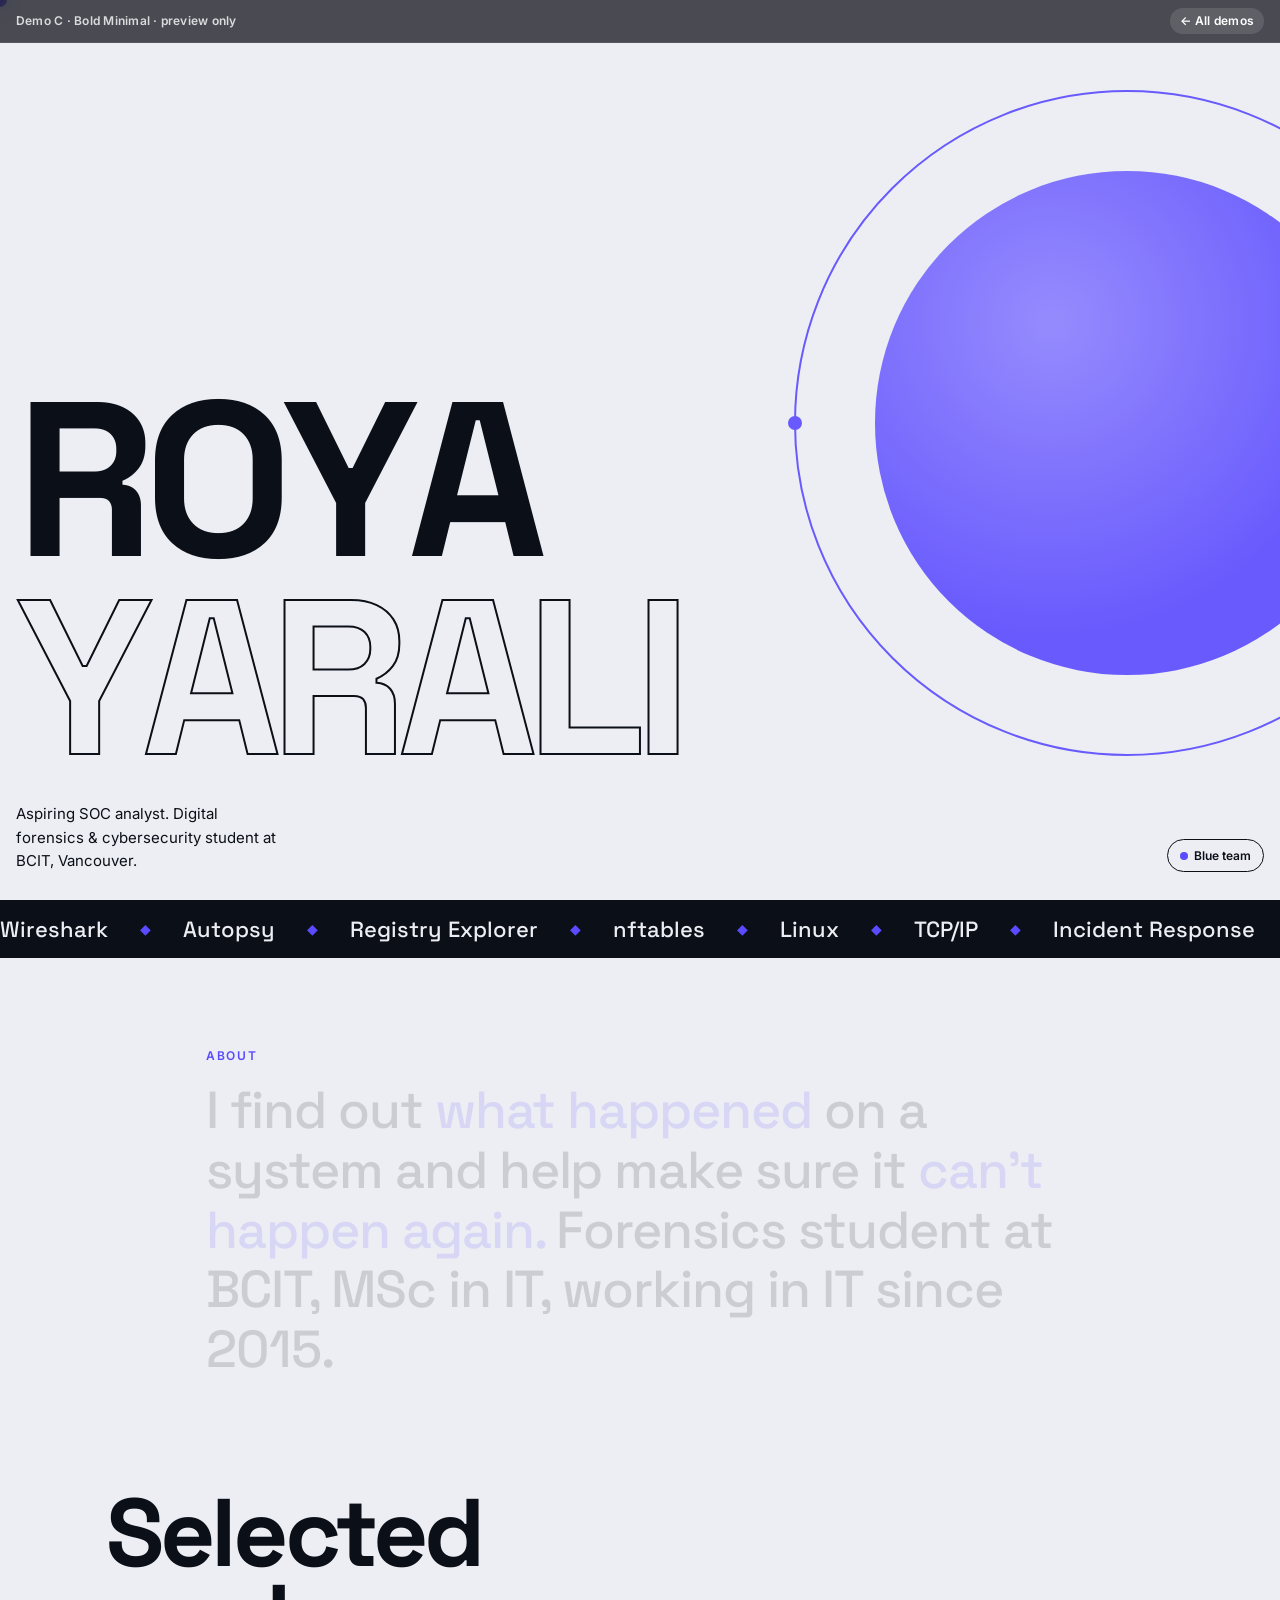
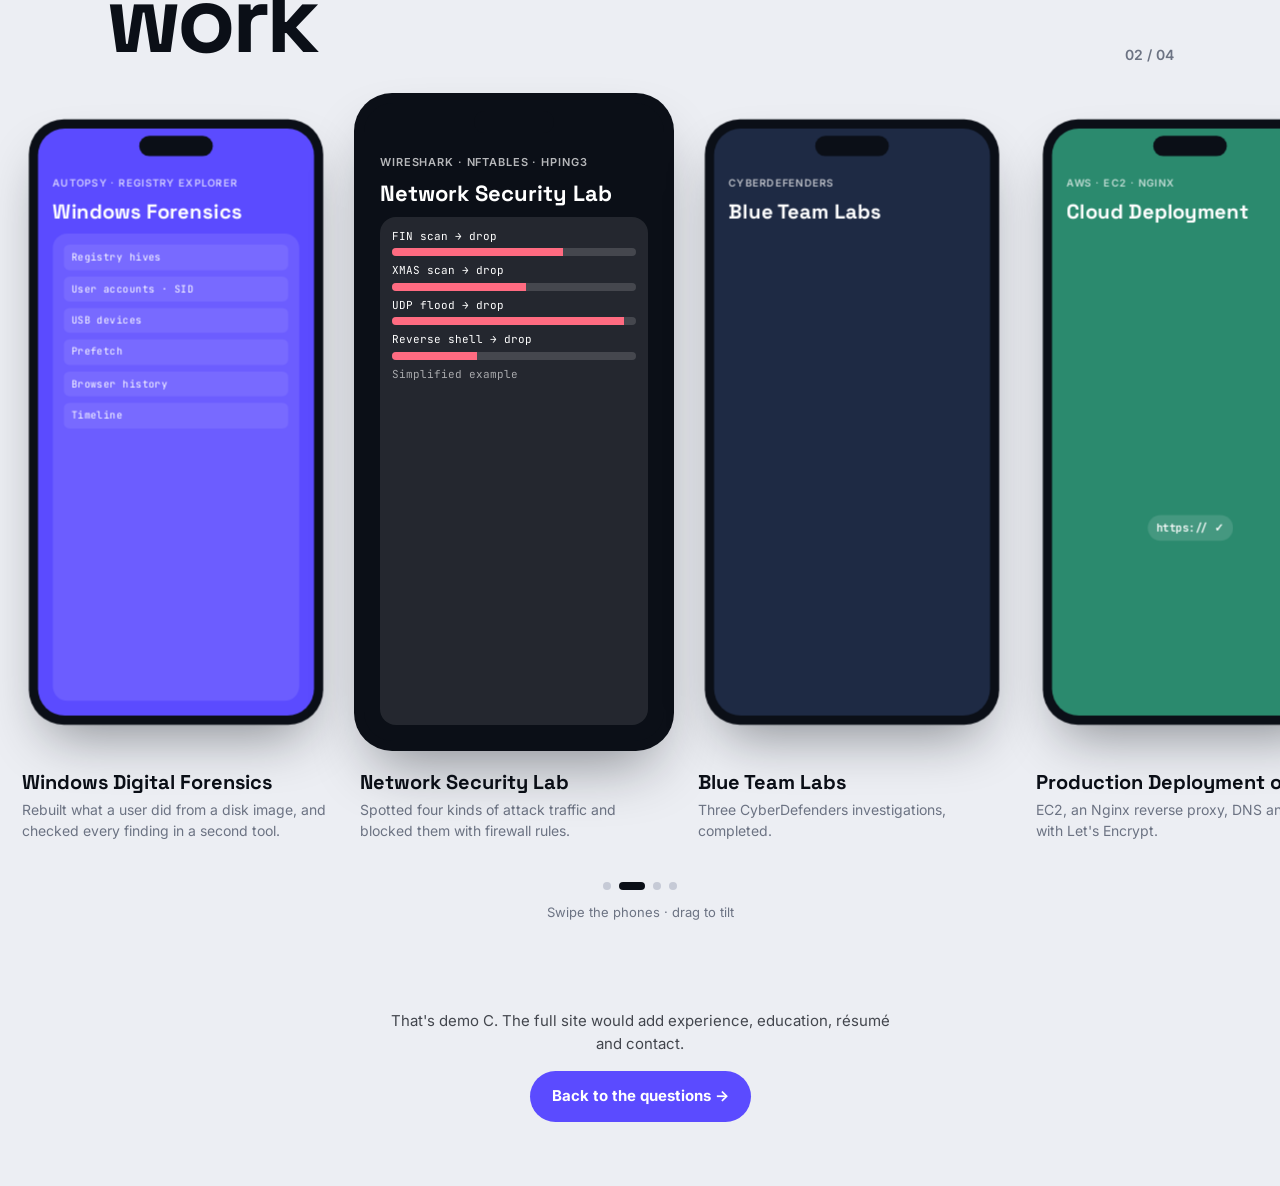
<file: c/index.html>
<!doctype html>
<html lang="en">
<head>
<meta charset="utf-8">
<meta name="viewport" content="width=device-width, initial-scale=1, viewport-fit=cover">
<title>Demo C — Bold Minimal</title>
<meta name="robots" content="noindex">
<meta name="theme-color" content="#eceef3">
<link rel="preconnect" href="https://fonts.googleapis.com">
<link href="https://fonts.googleapis.com/css2?family=Inter:wght@400;600&family=Space+Grotesk:wght@500;700&family=JetBrains+Mono:wght@400;600&display=swap" rel="stylesheet">
<link rel="stylesheet" href="../shared/demo.css">
<style>
  :root { --bg:#eceef3; --ink:#0b0f17; --mute:#6c7383; --acc:#5b4bff; --demo-cta-bg:#5b4bff; --demo-cta-ink:#fff; }
  * { box-sizing: border-box; }
  html { -webkit-text-size-adjust: 100%; }
  body { margin: 0; background: var(--bg); color: var(--ink); font: 400 16px/1.55 Inter, system-ui, sans-serif; overflow-x: hidden; }

  .hero { overflow: clip; min-height: 100svh; display: flex; flex-direction: column; justify-content: flex-end; padding: 72px 16px 28px; position: relative; }
  .ring { position: absolute; width: 74vmin; height: 74vmin; right: -20vmin; top: 10vh; border-radius: 50%; border: 2px solid var(--acc); opacity: .9; animation: spin 30s linear infinite; }
  .ring::before { content: ""; position: absolute; inset: 12%; border-radius: 50%; background: radial-gradient(circle at 35% 30%, #8d81ff, var(--acc) 65%); animation: breathe 7s ease-in-out infinite; }
  .ring::after { content: ""; position: absolute; width: 14px; height: 14px; border-radius: 50%; background: var(--acc); top: 50%; left: -8px; margin-top: -7px; }
  @keyframes spin { to { transform: rotate(360deg); } }
  @keyframes breathe { 50% { transform: scale(.92); } }
  .name { position: relative; margin: 0; font: 700 clamp(64px, 22vw, 220px)/.86 "Space Grotesk", sans-serif; letter-spacing: -.05em; will-change: transform; }
  .name .ln { display: block; overflow: hidden; padding-bottom: .04em; }
  .name .ch { display: inline-block; transform: translateY(105%); animation: up .9s cubic-bezier(.2,.8,.2,1) forwards; }
  .name .ln:last-child { color: transparent; -webkit-text-stroke: 2px var(--ink); }
  @keyframes up { to { transform: none; } }
  .meta { position: relative; display: flex; justify-content: space-between; align-items: end; gap: 16px; margin-top: 20px; opacity: 0; animation: fade .8s 1.1s forwards; }
  .meta p { margin: 0; max-width: 30ch; font-size: 15px; }
  .meta .pill { flex: none; font: 600 12px Inter, sans-serif; padding: 8px 12px; border-radius: 999px; border: 1.5px solid var(--ink); display: flex; gap: 6px; align-items: center; }
  .meta .pill i { width: 8px; height: 8px; border-radius: 50%; background: var(--acc); }
  @keyframes fade { to { opacity: 1; } }

  .marquee { overflow: hidden; border-block: 1.5px solid var(--ink); padding: 14px 0; background: var(--ink); color: var(--bg); }
  .marquee div { display: flex; gap: 32px; width: max-content; animation: scroll 26s linear infinite; font: 500 22px "Space Grotesk", sans-serif; }
  .marquee span::after { content: "◆"; margin-left: 32px; color: var(--acc); font-size: 14px; vertical-align: 3px; }
  @keyframes scroll { to { transform: translateX(-50%); } }

  .about { max-width: 900px; margin: 0 auto; padding: 90px 16px; }
  .label { font: 600 12px Inter, sans-serif; letter-spacing: .14em; text-transform: uppercase; color: var(--acc); margin-bottom: 18px; }
  .reveal { font: 500 clamp(26px, 7vw, 52px)/1.15 "Space Grotesk", sans-serif; letter-spacing: -.02em; margin: 0; }
  .reveal .w { opacity: .14; transition: opacity .25s; }
  .reveal .w.on { opacity: 1; }
  .reveal .hl { color: var(--acc); }

  .work { padding: 20px 0 40px; }
  .work header { padding: 0 16px; max-width: 1100px; margin: 0 auto; display: flex; justify-content: space-between; align-items: end; }
  .work h2 { margin: 0; font: 700 clamp(40px, 12vw, 96px)/.9 "Space Grotesk", sans-serif; letter-spacing: -.04em; }
  .counter { font: 600 14px Inter, sans-serif; color: var(--mute); }
  .rail { display: flex; gap: 18px; overflow-x: auto; scroll-snap-type: x mandatory; padding: 30px 16px 40px; scrollbar-width: none; -webkit-overflow-scrolling: touch; }
  .rail::-webkit-scrollbar { display: none; }
  @media (min-width: 1440px) { .rail { justify-content: center; } }
  .slide { flex: 0 0 min(78vw, 320px); scroll-snap-align: center; perspective: 900px; }
  .phone { aspect-ratio: 9 / 18.5; border-radius: 38px; background: #0b0f17; padding: 10px; box-shadow: 0 30px 60px -20px rgba(11,15,23,.45); transform: rotateX(var(--rx,0deg)) rotateY(var(--ry,0deg)) scale(var(--s,.92)); transition: transform .5s cubic-bezier(.2,.8,.2,1); position: relative; }
  .slide.cur .phone { --s: 1; }
  .phone::before { content: ""; position: absolute; top: 18px; left: 50%; width: 80px; height: 22px; margin-left: -40px; border-radius: 12px; background: #0b0f17; z-index: 2; }
  .screen { height: 100%; border-radius: 29px; overflow: hidden; background: var(--sc); padding: 52px 16px 16px; display: flex; flex-direction: column; gap: 12px; color: #fff; }
  .screen small { font: 600 11px Inter, sans-serif; opacity: .7; letter-spacing: .08em; text-transform: uppercase; }
  .screen b { font: 700 22px/1.1 "Space Grotesk", sans-serif; }
  .box { flex: 1; border-radius: 16px; background: rgba(255,255,255,.1); padding: 12px; font: 400 11px/1.4 "JetBrains Mono", monospace; display: grid; gap: 7px; align-content: start; }
  /* artifacts checklist */
  .box .chk { display: flex; justify-content: space-between; gap: 8px; padding: 6px 8px; border-radius: 6px; background: rgba(255,255,255,.08); }
  .box .chk em { font-style: normal; opacity: 0; transition: opacity .3s; color: #9cffd0; }
  .slide.cur .box .chk em { opacity: 1; }
  /* rule counters */
  .box .rule { display: grid; gap: 4px; }
  .box .rule i { display: block; height: 8px; border-radius: 4px; background: rgba(255,255,255,.15); overflow: hidden; }
  .box .rule i::after { content: ""; display: block; height: 100%; width: 0; background: #ff6b81; transition: width 1s cubic-bezier(.2,.8,.2,1); }
  .slide.cur .box .rule i::after { width: var(--w); }
  /* badges */
  .badges { flex: 1; display: grid; gap: 10px; align-content: center; }
  .badges span { display: flex; align-items: center; gap: 10px; padding: 12px; border-radius: 14px; background: rgba(255,255,255,.1); font: 600 14px "Space Grotesk", sans-serif; transform: translateX(30px); opacity: 0; transition: transform .6s cubic-bezier(.2,.8,.2,1), opacity .6s; }
  .badges span::before { content: "✓"; display: grid; place-items: center; width: 28px; height: 28px; border-radius: 50%; background: #fff; color: #0b0f17; font-size: 14px; }
  .slide.cur .badges span { transform: none; opacity: 1; }
  .slide.cur .badges span:nth-child(2) { transition-delay: .12s; } .slide.cur .badges span:nth-child(3) { transition-delay: .24s; }
  /* https */
  .lock { flex: 1; display: grid; place-items: center; align-content: center; gap: 14px; }
  .lock svg { width: 40%; }
  .lock .sh { stroke-dasharray: 100; stroke-dashoffset: 100; transition: stroke-dashoffset 1.2s cubic-bezier(.2,.8,.2,1); }
  .slide.cur .lock .sh { stroke-dashoffset: 0; }
  .lock code { font: 600 12px "JetBrains Mono", monospace; padding: 6px 10px; border-radius: 999px; background: rgba(255,255,255,.12); }
  .cap { padding: 18px 6px 0; }
  .cap h3 { margin: 0 0 4px; font: 700 20px "Space Grotesk", sans-serif; }
  .cap p { margin: 0; color: var(--mute); font-size: 14px; }
  .dots { display: flex; gap: 8px; justify-content: center; }
  .dots i { width: 8px; height: 8px; border-radius: 4px; background: #c6cad6; transition: width .4s cubic-bezier(.2,.8,.2,1), background .4s; cursor: pointer; }
  .dots i.on { width: 26px; background: var(--ink); }
  .hint { text-align: center; color: var(--mute); font-size: 13px; margin-top: 12px; }

  .cursor { position: fixed; z-index: 999; width: 14px; height: 14px; margin: -7px 0 0 -7px; border-radius: 50%; background: var(--acc); pointer-events: none; mix-blend-mode: multiply; transition: width .25s, height .25s, margin .25s; display: none; }
  @media (hover: hover) and (pointer: fine) { .cursor { display: block; } }
  .cursor.big { width: 56px; height: 56px; margin: -28px 0 0 -28px; }
</style>
</head>
<body>
<div class="demo-strip"><span>Demo C · Bold Minimal · preview only</span><a href="../">← All demos</a></div>
<div class="cursor" id="cursor"></div>

<section class="hero">
  <div class="ring" id="ring" aria-hidden="true"></div>
  <h1 class="name" id="name" aria-label="Roya Yarali"><span class="ln">ROYA</span><span class="ln">YARALI</span></h1>
  <div class="meta">
    <p>Aspiring SOC analyst. Digital forensics &amp; cybersecurity student at BCIT, Vancouver.</p>
    <span class="pill"><i></i>Blue team</span>
  </div>
</section>

<div class="marquee" aria-hidden="true"><div id="mq"></div></div>

<section class="about">
  <div class="label">About</div>
  <p class="reveal" id="reveal">I find out <span class="hl">what happened</span> on a system and help make sure it <span class="hl">can't happen again.</span> Forensics student at BCIT, MSc in IT, working in IT since 2015.</p>
</section>

<section class="work">
  <header><h2>Selected<br>work</h2><span class="counter" id="counter">01 / 04</span></header>
  <div class="rail" id="rail">
    <div class="slide">
      <div class="phone"><div class="screen" style="--sc:#5b4bff"><small>Autopsy · Registry Explorer</small><b>Windows Forensics</b>
        <div class="box"><span class="chk">Registry hives<em>✓</em></span><span class="chk">User accounts · SID<em>✓</em></span><span class="chk">USB devices<em>✓</em></span><span class="chk">Prefetch<em>✓</em></span><span class="chk">Browser history<em>✓</em></span><span class="chk">Timeline<em>✓</em></span></div></div></div>
      <div class="cap"><h3>Windows Digital Forensics</h3><p>Rebuilt what a user did from a disk image, and checked every finding in a second tool.</p></div>
    </div>
    <div class="slide">
      <div class="phone"><div class="screen" style="--sc:#0b0f17"><small>Wireshark · nftables · hping3</small><b>Network Security Lab</b>
        <div class="box"><div class="rule">FIN scan → drop<i style="--w:70%"></i></div><div class="rule">XMAS scan → drop<i style="--w:55%"></i></div><div class="rule">UDP flood → drop<i style="--w:95%"></i></div><div class="rule">Reverse shell → drop<i style="--w:35%"></i></div><span style="opacity:.6">Simplified example</span></div></div></div>
      <div class="cap"><h3>Network Security Lab</h3><p>Spotted four kinds of attack traffic and blocked them with firewall rules.</p></div>
    </div>
    <div class="slide">
      <div class="phone"><div class="screen" style="--sc:#1e2a44"><small>CyberDefenders</small><b>Blue Team Labs</b>
        <div class="badges"><span>PoisonedCredentials</span><span>Oski</span><span>WebStrike</span></div></div></div>
      <div class="cap"><h3>Blue Team Labs</h3><p>Three CyberDefenders investigations, completed.</p></div>
    </div>
    <div class="slide">
      <div class="phone"><div class="screen" style="--sc:#2b8a6e"><small>AWS · EC2 · Nginx</small><b>Cloud Deployment</b>
        <div class="lock"><svg viewBox="0 0 100 110" fill="none" stroke="#fff" stroke-width="6" stroke-linecap="round"><path class="sh" pathLength="100" d="M50 6 L90 22 V52 C90 80 70 98 50 104 C30 98 10 80 10 52 V22 Z"/><path class="sh" pathLength="100" d="M32 56 L45 69 L70 42"/></svg><code>https:// ✓</code></div></div></div>
      <div class="cap"><h3>Production Deployment on AWS</h3><p>EC2, an Nginx reverse proxy, DNS and HTTPS with Let's Encrypt.</p></div>
    </div>
  </div>
  <div class="dots" id="dots"><i class="on"></i><i></i><i></i><i></i></div>
  <div class="hint">Swipe the phones · drag to tilt</div>
</section>

<div class="demo-end">
  <p>That's demo C. The full site would add experience, education, résumé and contact.</p>
  <a href="../#q">Back to the questions →</a>
</div>

<script>
  const reduce = matchMedia('(prefers-reduced-motion: reduce)').matches;

  // Split name into letters for a staggered rise
  document.querySelectorAll('.name .ln').forEach((ln, l) => {
    ln.innerHTML = [...ln.textContent].map((c, i) => `<span class="ch" style="animation-delay:${.15 + l * .25 + i * .05}s">${c}</span>`).join('');
  });

  // Marquee
  const skills = ['Wireshark', 'Autopsy', 'Registry Explorer', 'nftables', 'Linux', 'TCP/IP', 'Incident Response', 'Chain of Custody', 'AWS'];
  document.getElementById('mq').innerHTML = [...skills, ...skills].map((s) => `<span>${s}</span>`).join('');

  // Word-by-word reveal tied to scroll
  const reveal = document.getElementById('reveal');
  reveal.querySelectorAll('.hl').forEach((h) => h.outerHTML = h.textContent.split(' ').map((w) => `<span class="w hl">${w}</span>`).join(' '));
  [...reveal.childNodes].forEach((n) => {
    if (n.nodeType === 3) { const s = document.createElement('span'); s.innerHTML = n.textContent.replace(/(\S+)/g, '<span class="w">$1</span>'); n.replaceWith(s); }
  });
  const words = [...reveal.querySelectorAll('.w')];

  // Scroll effects
  const name = document.getElementById('name'), ring = document.getElementById('ring');
  let ticking = false;
  function onScroll() {
    const y = scrollY, vh = innerHeight;
    if (!reduce) {
      name.style.transform = `translateY(${y * -.25}px) scale(${1 - Math.min(y / vh, 1) * .12})`;
      ring.style.translate = `0 ${y * .35}px`;
    }
    const r = reveal.getBoundingClientRect();
    const p = Math.min(1, Math.max(0, (vh * .85 - r.top) / (r.height + vh * .35)));
    words.forEach((w, i) => w.classList.toggle('on', i < p * words.length));
    ticking = false;
  }
  addEventListener('resize', () => requestAnimationFrame(setCur));
  addEventListener('scroll', () => { if (!ticking) { ticking = true; requestAnimationFrame(onScroll); } }, { passive: true });
  onScroll();

  // Carousel: current slide, dots, counter
  const rail = document.getElementById('rail'), slides = [...rail.children], dots = [...document.querySelectorAll('#dots i')], counter = document.getElementById('counter');
  function setCur() {
    const mid = rail.scrollLeft + rail.clientWidth / 2;
    let best = 0, bd = Infinity;
    slides.forEach((s, i) => { const d = Math.abs(s.offsetLeft + s.offsetWidth / 2 - mid); if (d < bd) { bd = d; best = i; } });
    const all = rail.scrollWidth <= rail.clientWidth + 2; // every phone visible (wide screens)
    slides.forEach((s, i) => s.classList.toggle('cur', all || i === best));
    dots.forEach((d, i) => d.classList.toggle('on', i === best));
    counter.textContent = `0${best + 1} / 0${slides.length}`;
  }
  rail.addEventListener('scroll', () => requestAnimationFrame(setCur), { passive: true });
  const railIO = new IntersectionObserver(([e]) => { if (e.isIntersecting) { setCur(); railIO.disconnect(); } }, { threshold: .4 });
  railIO.observe(rail);
  dots.forEach((d, i) => d.addEventListener('click', () => slides[i].scrollIntoView({ behavior: 'smooth', inline: 'center', block: 'nearest' })));

  // Tilt phones with pointer / finger
  slides.forEach((s) => {
    const ph = s.querySelector('.phone');
    const tilt = (x, y) => { const r = ph.getBoundingClientRect(); ph.style.setProperty('--ry', ((x - r.left) / r.width - .5) * 18 + 'deg'); ph.style.setProperty('--rx', ((y - r.top) / r.height - .5) * -18 + 'deg'); };
    const rest = () => { ph.style.setProperty('--rx', '0deg'); ph.style.setProperty('--ry', '0deg'); };
    ph.addEventListener('pointermove', (e) => !reduce && tilt(e.clientX, e.clientY));
    ph.addEventListener('pointerleave', rest);
    ph.addEventListener('pointerup', rest);
    ph.addEventListener('pointercancel', rest);
  });

  // Custom cursor (desktop only)
  const cur = document.getElementById('cursor');
  addEventListener('pointermove', (e) => { cur.style.left = e.clientX + 'px'; cur.style.top = e.clientY + 'px'; });
  document.querySelectorAll('a, .phone, button').forEach((el) => { el.addEventListener('pointerenter', () => cur.classList.add('big')); el.addEventListener('pointerleave', () => cur.classList.remove('big')); });
</script>
</body>
</html>
</file>
<file: shared/demo.css>
/* Thin "this is a demo" strip shared by every demo page */
.demo-strip {
  position: fixed; inset: 0 0 auto 0; z-index: 1000;
  display: flex; align-items: center; justify-content: space-between; gap: 12px;
  padding: 8px 16px; padding-top: max(8px, env(safe-area-inset-top));
  font: 600 12px/1.2 "Inter", system-ui, sans-serif; letter-spacing: .02em;
  color: #fff; background: rgba(10, 12, 20, .72);
  -webkit-backdrop-filter: blur(12px); backdrop-filter: blur(12px);
  border-bottom: 1px solid rgba(255,255,255,.08);
}
.demo-strip a { color: #fff; text-decoration: none; padding: 6px 10px; border-radius: 999px; background: rgba(255,255,255,.12); white-space: nowrap; }
.demo-strip a:hover { background: rgba(255,255,255,.22); }
.demo-strip span { opacity: .8; overflow: hidden; text-overflow: ellipsis; white-space: nowrap; }
.demo-end {
  margin: 0 auto; padding: 48px 16px 64px; max-width: 560px; text-align: center;
  font: 400 15px/1.5 "Inter", system-ui, sans-serif;
}
.demo-end p { opacity: .75; margin: 0 0 16px; }
.demo-end a {
  display: inline-block; padding: 14px 22px; border-radius: 999px; font-weight: 700;
  text-decoration: none; background: var(--demo-cta-bg, #fff); color: var(--demo-cta-ink, #000);
}
@media (prefers-reduced-motion: reduce) {
  *, *::before, *::after { animation-duration: .01ms !important; animation-iteration-count: 1 !important; transition-duration: .01ms !important; scroll-behavior: auto !important; }
}
</file>
